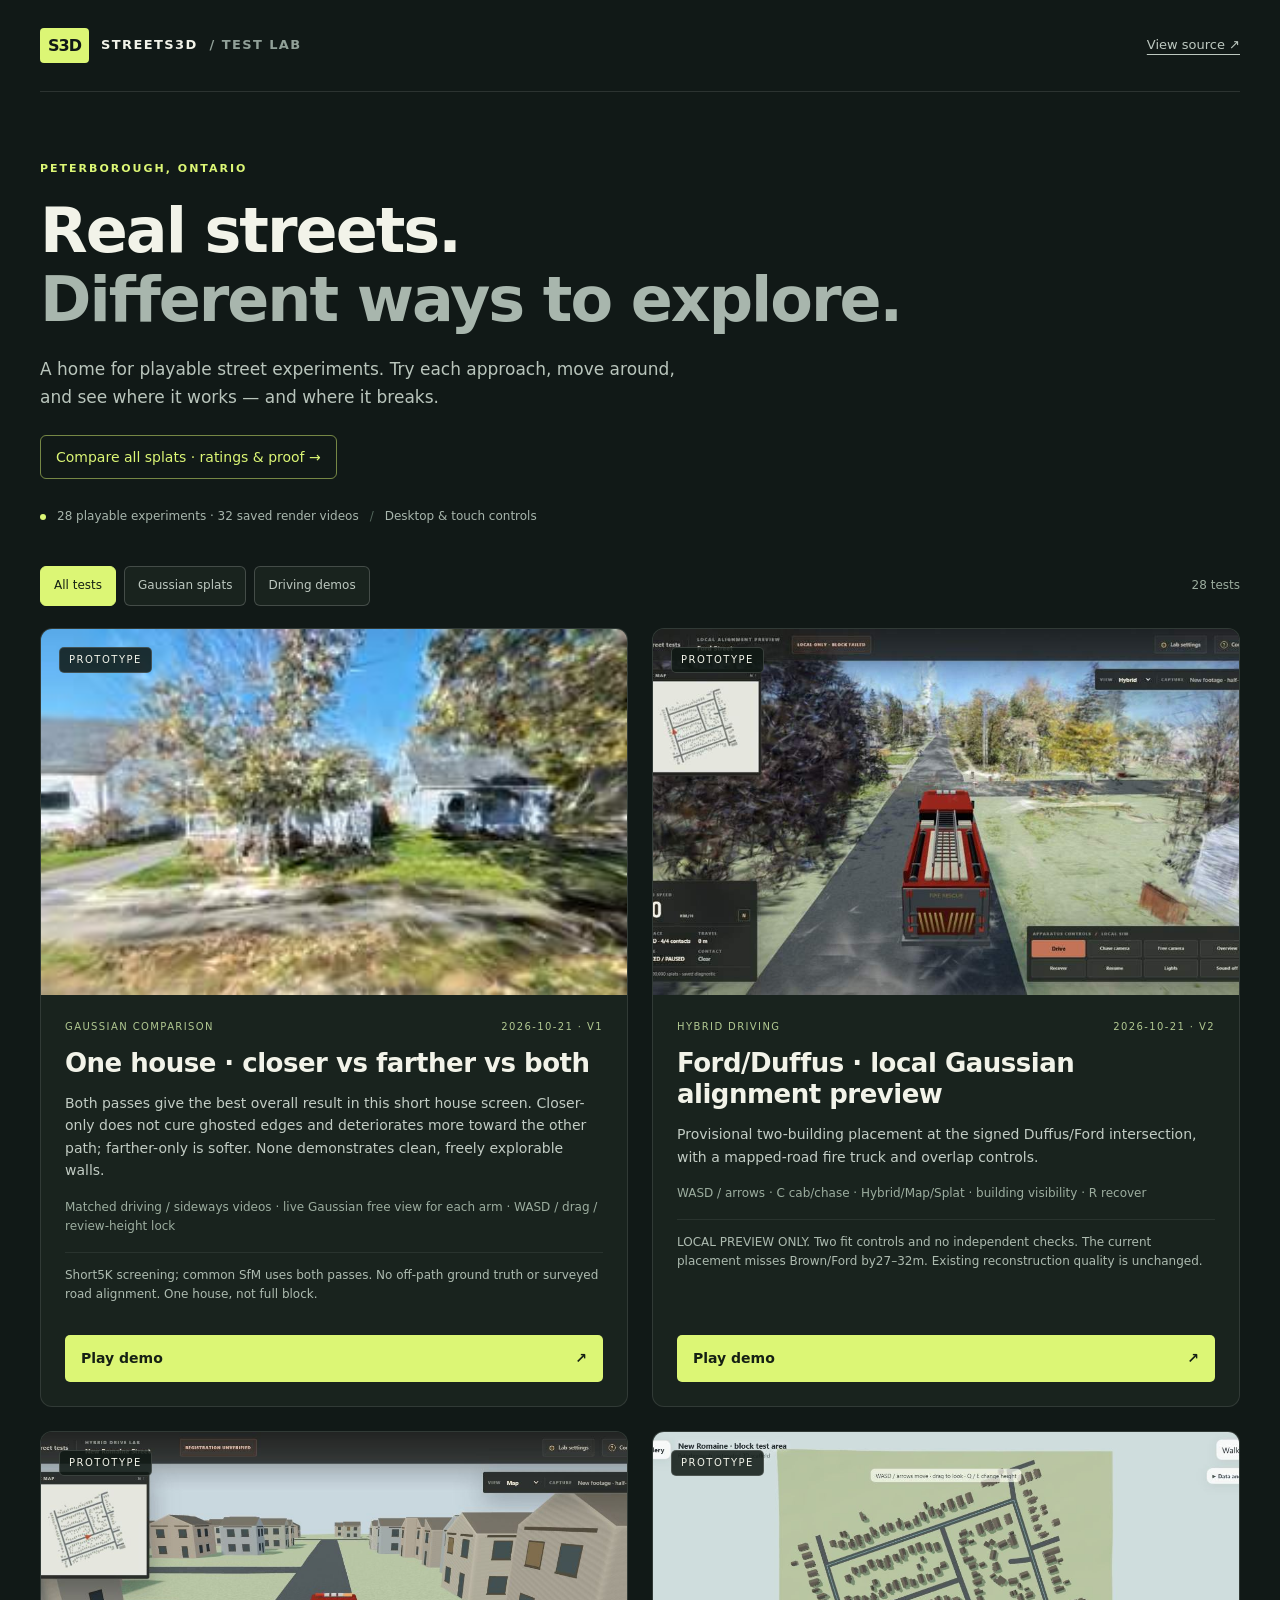
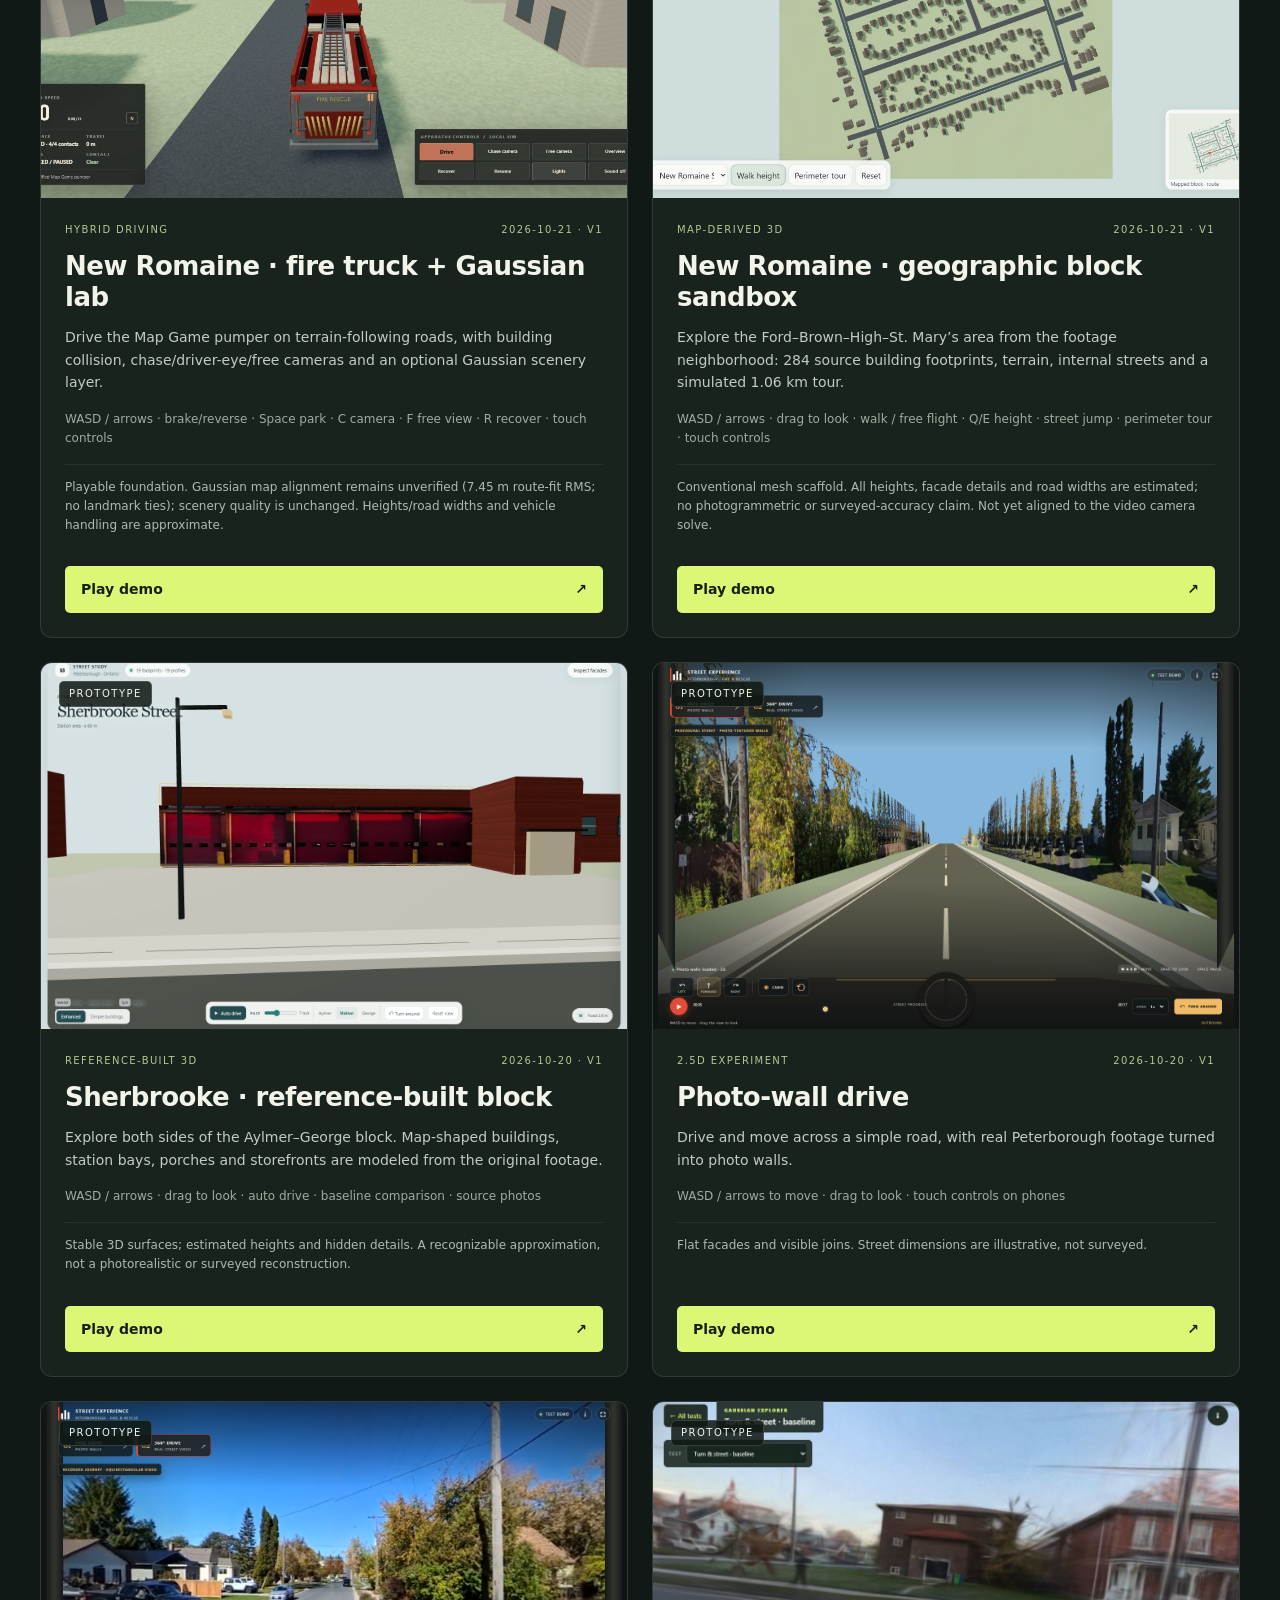
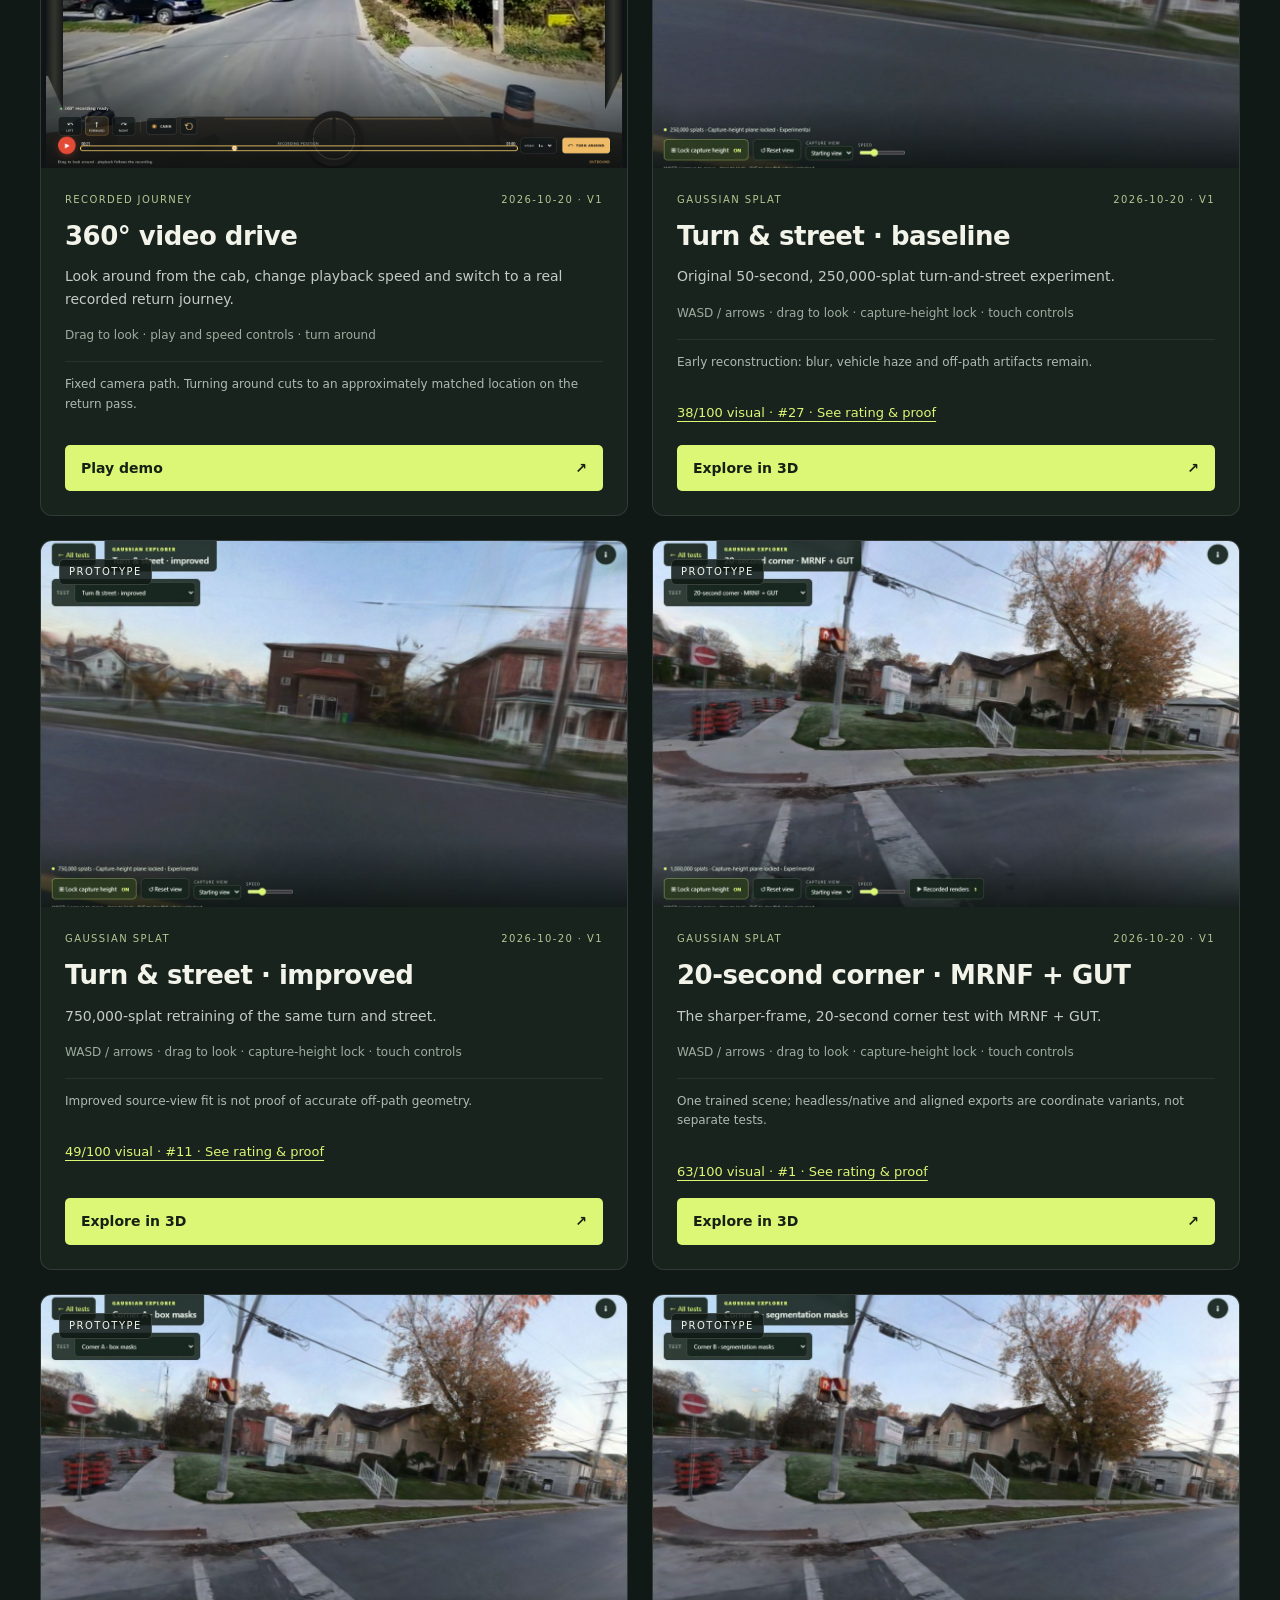
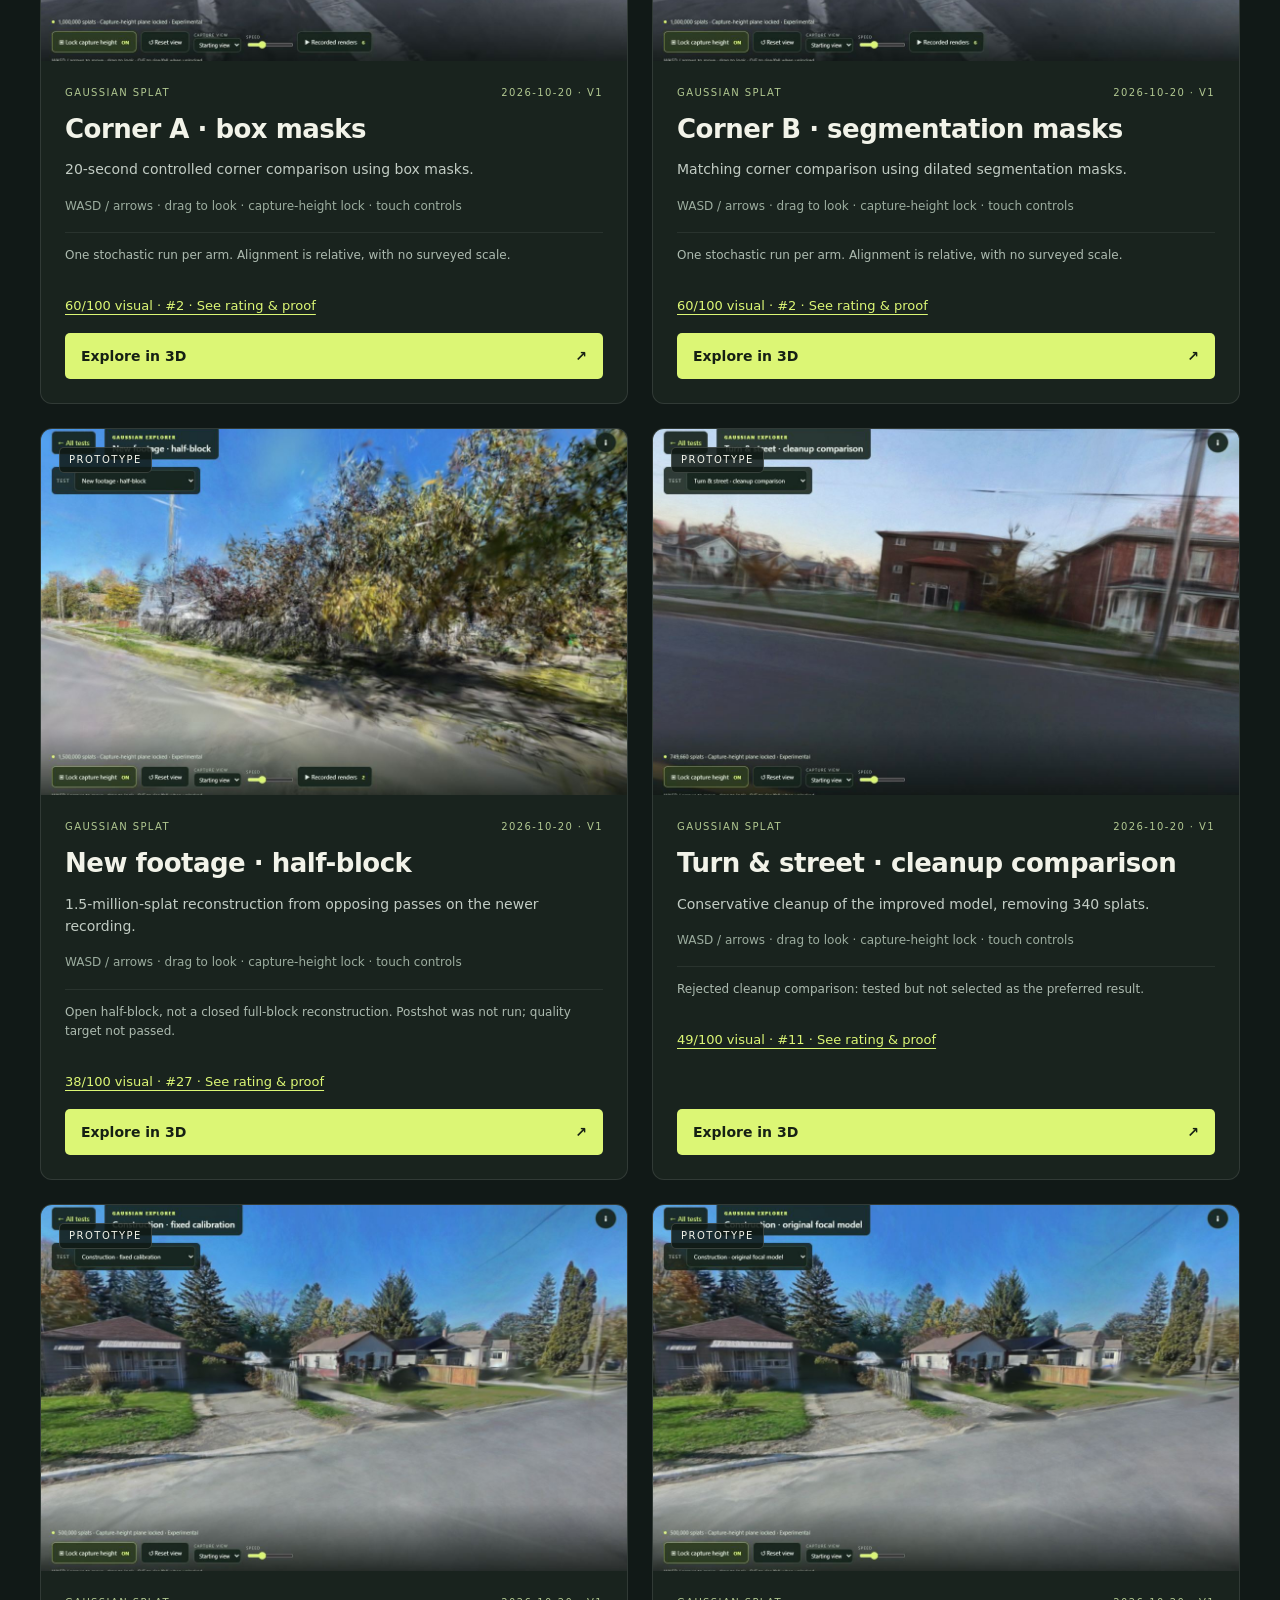
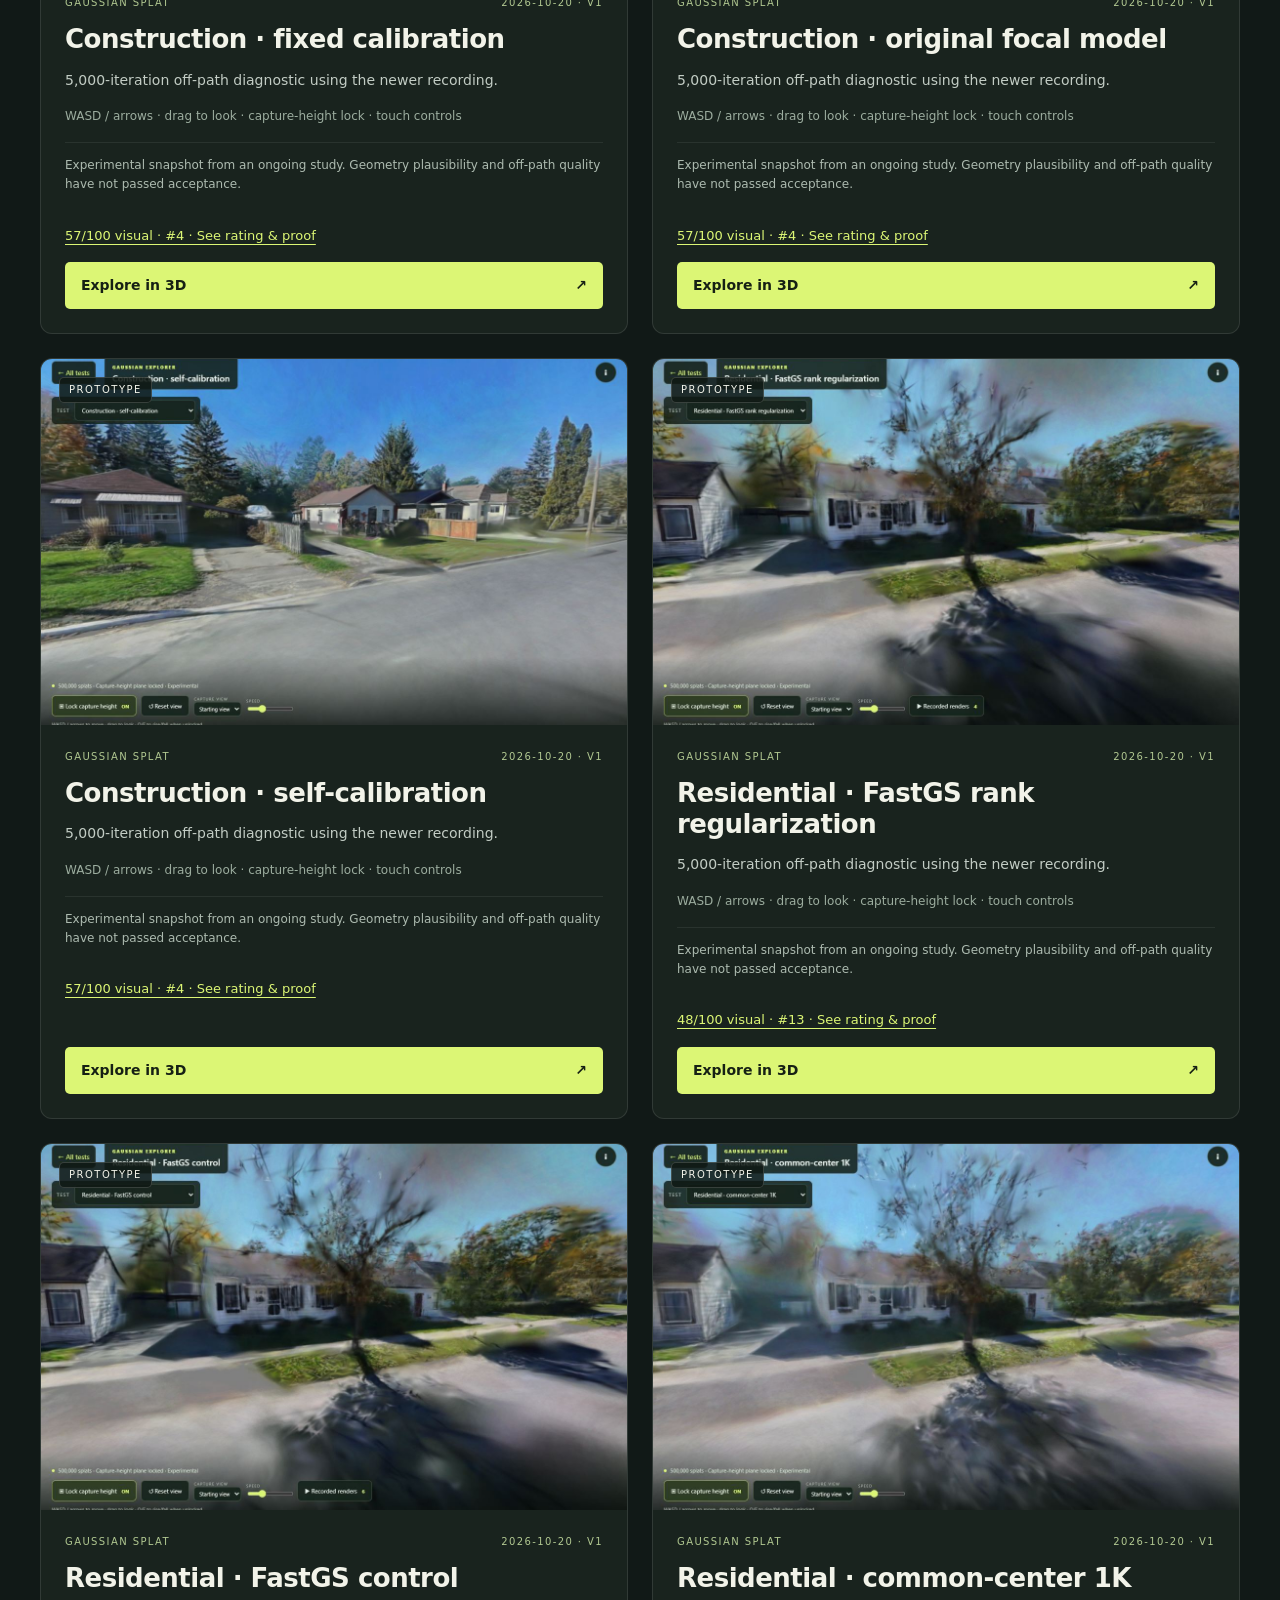
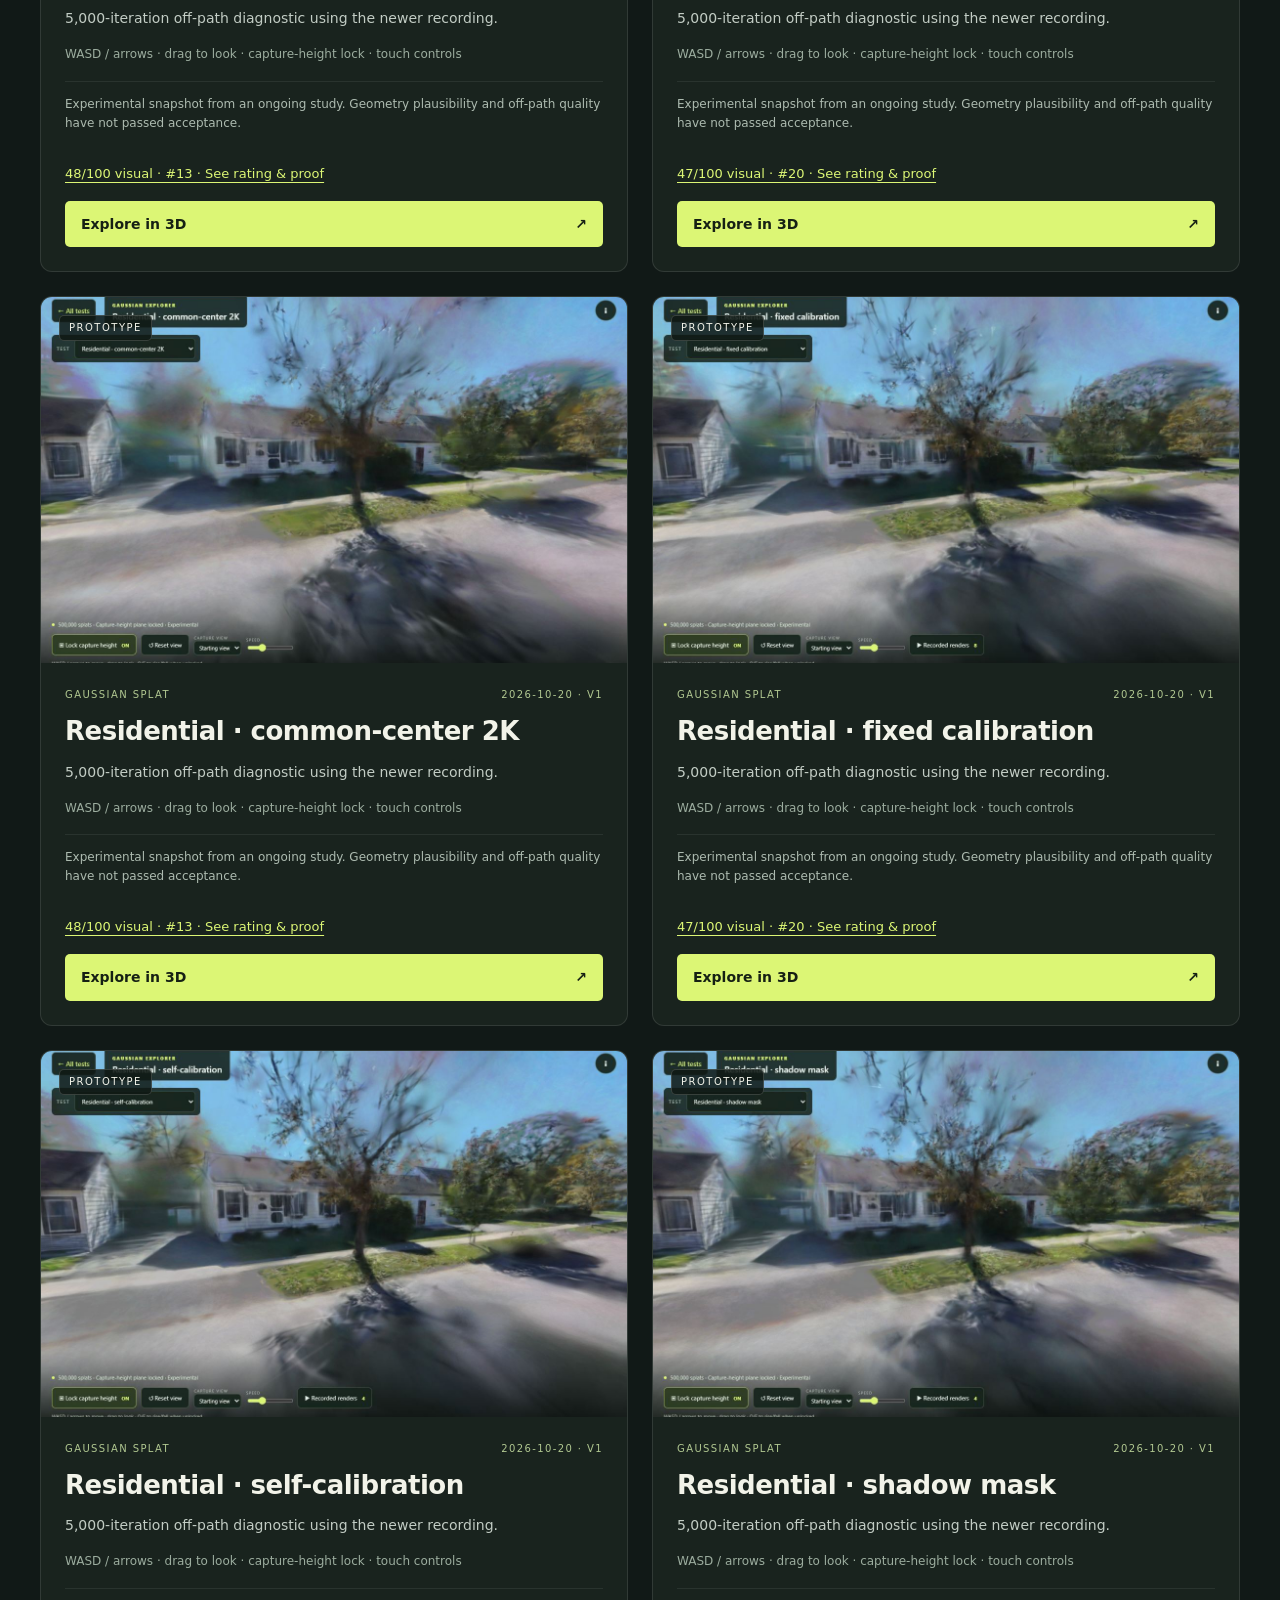
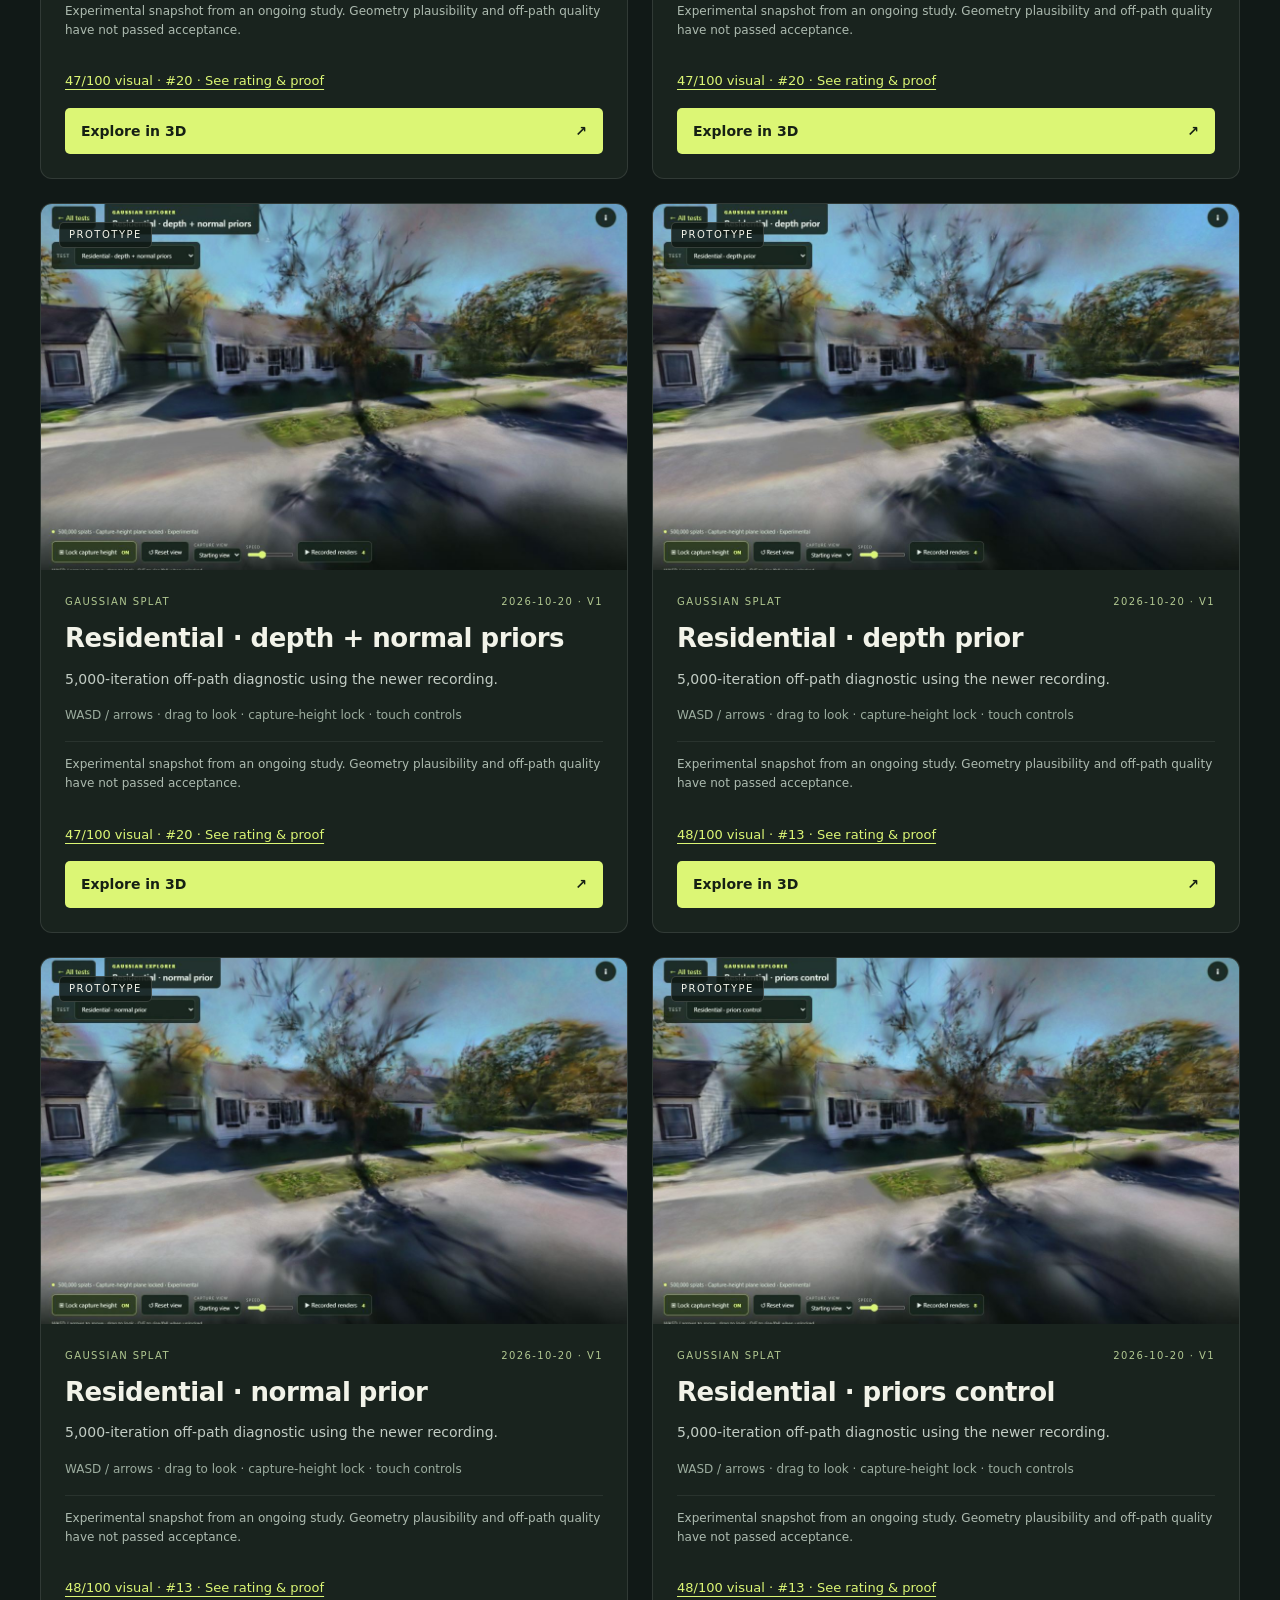
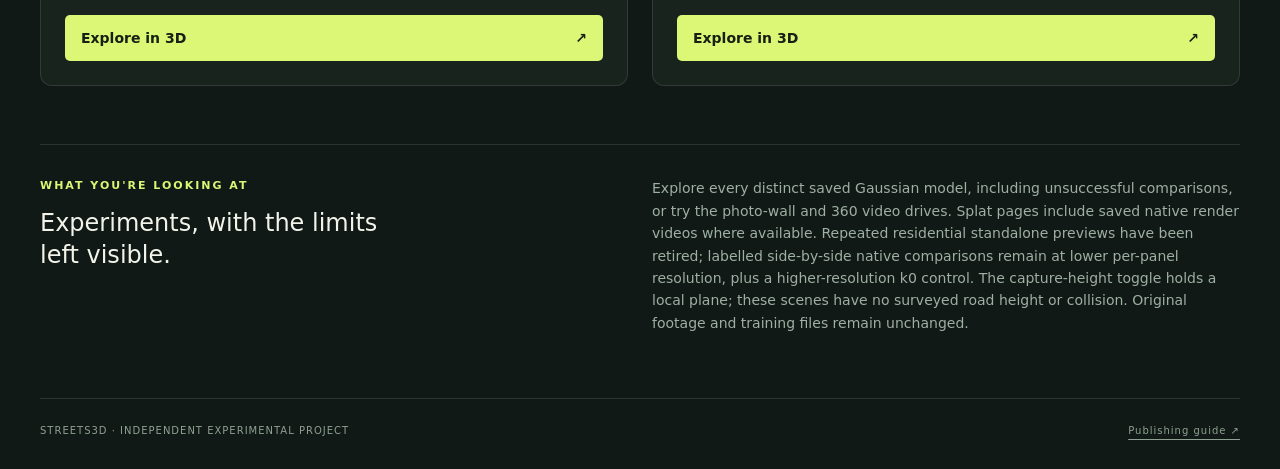
<file: site/index.html>
<!doctype html>
<html lang="en"><head><meta charset="utf-8"><meta name="viewport" content="width=device-width,initial-scale=1"><meta name="theme-color" content="#111917"><meta name="description" content="Playable Peterborough street experiments: photo walls, 360 video, and interactive Gaussian splat tests."><title>Streets3D · Test Lab</title><link rel="stylesheet" href="gallery.css"></head>
<body><header class="bar"><a class="wordmark" href="./"><span class="mark">S3D</span> STREETS3D <span class="muted">/ TEST LAB</span></a><a class="source" href="https://github.com/edmondsonedits/Streets3D-Test">View source ↗</a></header>
<main><section class="intro"><p class="eyebrow">PETERBOROUGH, ONTARIO</p><h1>Real streets.<br><span>Different ways to explore.</span></h1><p class="lede">A home for playable street experiments. Try each approach, move around, and see where it works — and where it breaks.</p><p class="rankings-callout"><a href="rankings.html">Compare all splats · ratings &amp; proof →</a></p><div class="summary"><span class="dot"></span><span id="testCount">Loading experiments…</span><span class="separator">/</span><span>Desktop & touch controls</span></div></section>
<nav class="filters" aria-label="Filter experiments"><button data-filter="all" aria-pressed="true">All tests</button><button data-filter="splats" aria-pressed="false">Gaussian splats</button><button data-filter="driving" aria-pressed="false">Driving demos</button><span id="filterCount"></span></nav>
<section aria-label="Playable experiments" id="gallery" class="gallery" aria-live="polite"></section><noscript><p>JavaScript loads the experiment gallery. <a href="demos/street-alternatives-v1/">Open the two-demo comparison directly.</a></p></noscript>
<section class="notes"><div><p class="eyebrow">WHAT YOU'RE LOOKING AT</p><h2>Experiments, with the limits left visible.</h2></div><p>Explore every distinct saved Gaussian model, including unsuccessful comparisons, or try the photo-wall and 360 video drives. Splat pages include saved native render videos where available. Repeated residential standalone previews have been retired; labelled side-by-side native comparisons remain at lower per-panel resolution, plus a higher-resolution k0 control. The capture-height toggle holds a local plane; these scenes have no surveyed road height or collision. Original footage and training files remain unchanged.</p></section></main>
<footer><span>STREETS3D · INDEPENDENT EXPERIMENTAL PROJECT</span><a href="https://github.com/edmondsonedits/Streets3D-Test#adding-future-tests">Publishing guide ↗</a></footer><script type="module" src="gallery.js"></script></body></html>
</file>
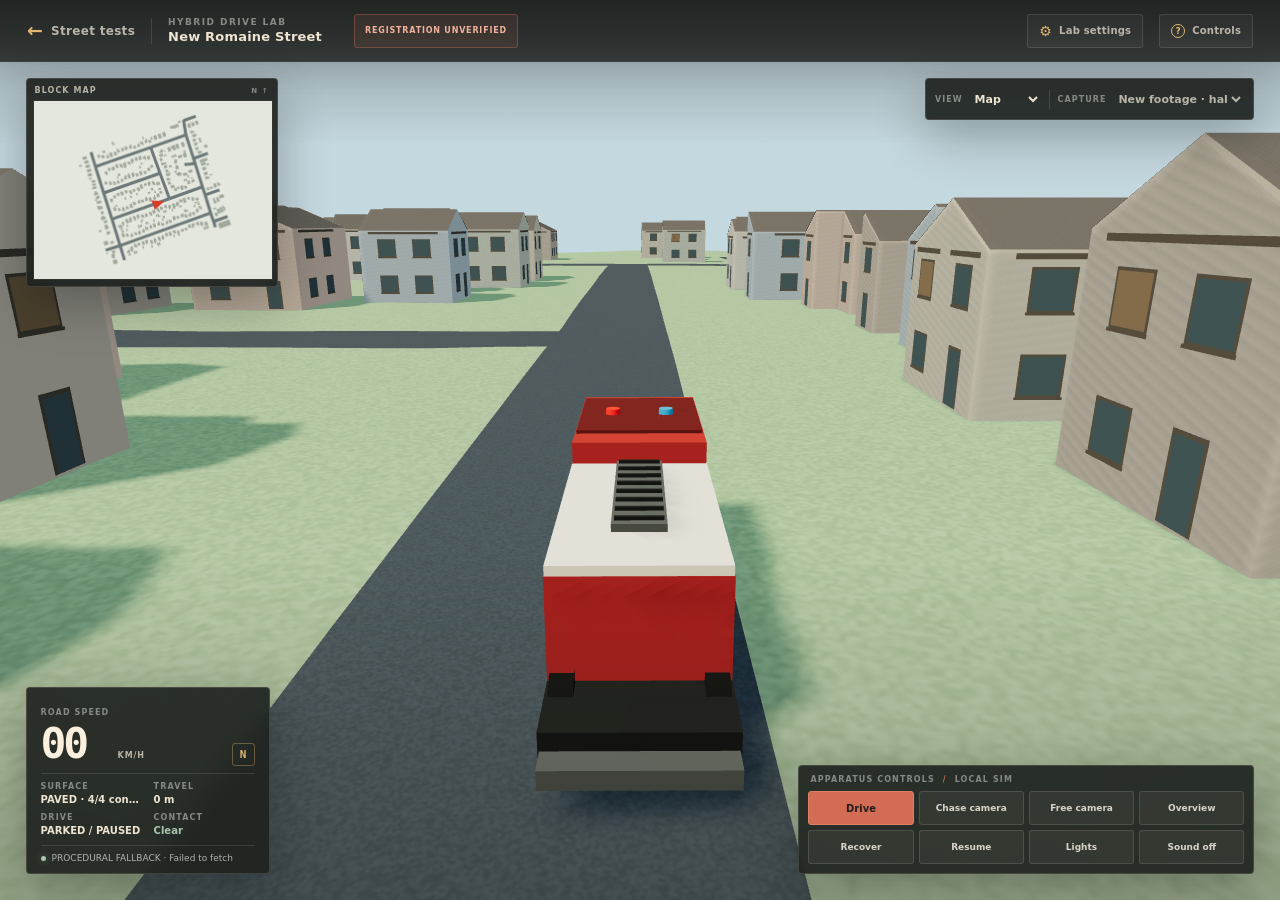
<file: site/demos/hybrid-fire-drive-v1/index.html>
<!doctype html>
<html lang="en">
<head>
  <meta charset="utf-8">
  <meta name="viewport" content="width=device-width, initial-scale=1, viewport-fit=cover">
  <meta name="theme-color" content="#242624">
  <meta name="description" content="A map-led fire-apparatus driving and Gaussian alignment lab for New Romaine Street.">
  <title>Hybrid Fire Drive — Streets3D Lab</title>
  <link rel="stylesheet" href="./styles.css">
  <script type="importmap">{ "imports": { "three": "../street-alternatives-v1/vendor/three.module.js", "three/addons/": "../splat-explorer-v1/vendor/three/addons/" } }</script>
  <script type="module" src="./app.js"></script>
</head>
<body>
  <header class="topbar" aria-label="Street driving lab">
    <a class="back-link" href="../../index.html"><span class="back-arrow" aria-hidden="true">←</span><span>Street tests</span></a>
    <span class="top-divider" aria-hidden="true"></span>
    <div class="route-title"><span class="eyebrow">HYBRID DRIVE LAB</span><strong id="streetName" aria-live="polite">New Romaine Street</strong></div>
    <span id="alignmentBadge" class="alignment-badge" role="status"><span>GAUSSIAN ALIGNMENT <i aria-hidden="true"></i> EXPERIMENTAL</span><small>7.45 M ROUTE FIT · NOT VERIFIED</small></span>
    <div class="topbar-spacer"></div>
    <button id="settings" class="top-action" type="button" aria-haspopup="dialog"><span class="action-glyph" aria-hidden="true">⚙</span><span>Lab settings</span></button>
    <button id="help" class="top-action help-action" type="button" aria-haspopup="dialog"><span class="action-glyph help-glyph" aria-hidden="true">?</span><span>Controls</span></button>
  </header>

  <main class="lab-stage">
    <div id="viewport" class="viewport" tabindex="0" role="application" aria-label="Interactive fire truck driving scene">
      <div class="world-vignette" aria-hidden="true"></div>
      <div id="loadingOverlay" class="loading-overlay" role="status" aria-live="polite">
        <span class="loading-mark" aria-hidden="true"><span></span><span></span><span></span></span>
        <div><strong id="loadText">Setting the street</strong><p id="loadDetail">Loading the mapped road surface and apparatus.</p><button id="retryStart" type="button" hidden>Reload driving lab</button></div>
      </div>

      <section class="scene-switcher hud-surface" aria-label="Scene view">
        <label class="select-label" for="sceneMode">VIEW</label>
        <select id="sceneMode" aria-label="Scene view"><option value="map" selected>Map</option><option value="hybrid">Hybrid</option><option value="splat">Splat</option></select>
        <span class="switcher-rule" aria-hidden="true"></span>
        <label class="select-label splat-label" for="splatSelect">CAPTURE</label>
        <select id="splatSelect" aria-label="Gaussian capture"><option value="">Choose a capture…</option></select>
      </section>

      <section class="minimap-panel hud-surface" aria-label="Block minimap"><div class="minimap-title"><span>BLOCK MAP</span><span class="minimap-caption">N ↑</span></div><canvas id="minimap" width="240" height="180" aria-label="Map of the nearby streets"></canvas></section>

      <section class="speed-panel hud-surface" aria-label="Driving status">
        <div class="speed-readout"><span class="speed-caption">ROAD SPEED</span><div class="speed-line"><strong id="speed">00</strong><span class="speed-unit">KM/H</span><span class="gear-chip" id="gear">N</span></div></div>
        <div class="speed-divider" aria-hidden="true"></div>
        <div class="status-grid">
          <div class="status-item"><span class="status-label">SURFACE</span><strong id="surface">Road</strong></div>
          <div class="status-item"><span class="status-label">TRAVEL</span><strong id="distance">0 m</strong></div>
          <div class="status-item"><span class="status-label">DRIVE</span><strong id="driveState">Ready</strong></div>
          <div class="status-item"><span class="status-label">CONTACT</span><strong id="collisionStatus" class="status-clear">Clear</strong></div>
        </div>
        <div class="model-status-row"><span class="status-dot" aria-hidden="true"></span><span id="modelStatus">Map block ready</span></div>
      </section>

      <section class="action-dock hud-surface" aria-label="Driving and camera controls">
        <span class="dock-kicker">APPARATUS CONTROLS <span aria-hidden="true">/</span> LOCAL SIM</span>
        <div class="action-grid">
          <button id="startDrive" class="drive-button" type="button"><span class="play-glyph" aria-hidden="true">▶</span>Drive</button>
          <button id="cameraMode" type="button">Chase camera</button>
          <button id="freeView" type="button">Free camera</button>
          <button id="mapOverview" type="button">Overview</button>
          <button id="resetTruck" type="button">Recover</button>
          <button id="pause" type="button">Pause</button>
          <button id="lights" type="button">Lights</button>
          <button id="audio" type="button">Sound off</button>
        </div>
      </section>

      <div id="touchDrive" class="touch-drive" aria-label="Touch driving controls" hidden>
        <div class="touch-steering" aria-label="Steering"><button type="button" data-action="left" aria-label="Steer left">◀</button><button type="button" data-action="right" aria-label="Steer right">▶</button></div>
        <div class="touch-pedals" aria-label="Pedals">
          <button type="button" data-action="brake" aria-label="Brake and reverse"><span>BRAKE</span><b>▼</b></button>
          <button type="button" data-action="throttle" aria-label="Throttle"><span>THROTTLE</span><b>▲</b></button>
          <button type="button" data-action="handbrake" aria-label="Handbrake">PARK</button>
        </div>
      </div>
      <div id="touchFlight" class="touch-flight" aria-label="Touch free-flight controls" hidden>
        <div class="flight-pad" aria-label="Move view"><button type="button" data-action="flyForward" aria-label="Move forward">▲</button><button type="button" data-action="flyLeft" aria-label="Move left">◀</button><button type="button" data-action="flyBack" aria-label="Move backward">▼</button><button type="button" data-action="flyRight" aria-label="Move right">▶</button></div>
        <div class="flight-height"><button type="button" data-action="flyUp" aria-label="Rise">＋</button><span>ALT</span><button type="button" data-action="flyDown" aria-label="Descend">−</button></div>
      </div>
    </div>
  </main>

  <dialog id="panel" class="lab-dialog" aria-labelledby="panelTitle">
    <form method="dialog" class="dialog-shell">
      <header class="dialog-header"><div><span class="eyebrow">FIELD CONFIGURATION</span><h1 id="panelTitle">Lab settings</h1></div><button id="closePanel" class="close-button" type="button" aria-label="Close settings">×</button></header>
      <div class="dialog-content">
        <details class="settings-group" open>
          <summary><span>Scene &amp; graphics</span><span class="summary-note">LIVE VIEW</span></summary>
          <div class="settings-fields">
            <label class="field-row" for="roadStart"><span><b>Recover to street</b><small>Choose a safe start along a mapped road.</small></span><select id="roadStart"><option value="">Nearest safe street…</option></select></label>
            <label class="field-row" for="quality"><span><b>Render quality</b><small>Adjust scene detail for your device.</small></span><select id="quality"><option value="low">Low</option><option value="medium" selected>Medium</option><option value="high">High</option></select></label>
            <label class="field-row range-row" for="opacity"><span><b>Capture opacity</b><small>Blend Gaussian scenery over the map.</small></span><input id="opacity" type="range" min="0" max="1" step="0.01" value="0.8"></label>
            <label class="check-row" for="mapBuildings"><span><b>Map buildings</b><small>Rendering only; mapped collision remains active.</small></span><input id="mapBuildings" type="checkbox" checked></label>
            <label class="check-row" for="routeLine"><span><b>Route line</b><small>Show the street path in the scene.</small></span><input id="routeLine" type="checkbox"></label>
            <label class="check-row" for="showSourcePath"><span><b>Source camera path</b><small>Show the recorded capture route.</small></span><input id="showSourcePath" type="checkbox"></label>
            <div class="field-row diagnostics-row"><span><b>Frame rate</b><small>Local render diagnostic.</small></span><output id="fps">— FPS</output></div><div class="field-row"><span><b>Truck asset</b><small>Verified pinned model or clearly labelled offline fallback.</small></span><output id="vehicleStatus">Loading</output></div>
          </div>
        </details>
        <details class="settings-group registration-group">
          <summary><span>Registration</span><span class="summary-note">PREVIEW ONLY</span></summary>
          <div class="registration-notes">
            <p><b>Roads and building footprints remain the collision authority.</b> Gaussian scenery changes appearance only; it never sets vehicle physics.</p>
            <p><span id="routeFitStatus">The half-block route suggestion has 7.45 m RMS residual and no independent landmark ties.</span> Alignment stays unverified until reviewed. Apparatus envelope is estimated at <strong>10.4 × 2.55 m</strong>.</p>
            <div class="source-links"><a href="../new-romaine-block-v1/provenance.json" target="_blank" rel="noreferrer">Map provenance ↗</a><a href="./provenance.json" target="_blank" rel="noreferrer">Capture notes ↗</a></div>
          </div>
          <div class="transform-grid">
            <label for="regScale">Uniform scale<input id="regScale" type="number" min="0.0001" max="10000" step="0.001" value="1"></label>
            <label for="regYaw">Yaw · degrees<input id="regYaw" type="number" step="0.1" value="0"></label>
            <label for="regX">Offset X · m<input id="regX" type="number" step="0.1" value="0"></label>
            <label for="regY">Offset Y · m<input id="regY" type="number" step="0.1" value="0"></label>
            <label for="regZ">Offset Z · m<input id="regZ" type="number" step="0.1" value="0"></label>
          </div>
          <div class="registration-actions">
            <button id="applyTransform" type="button" class="accent-outline">Apply transform</button><button id="resetTransform" type="button">Reset</button>
            <button id="splatView" type="button">Inspect source capture</button><button id="pickSource" type="button">Pick splat ground point</button>
            <button id="pickMap" type="button">Pick map ground point</button><button id="fitRegistration" type="button">Fit registration</button>
            <button id="exportRegistration" type="button">Export JSON</button><label class="file-button" for="importRegistration">Import JSON<input id="importRegistration" type="file" accept="application/json,.json"></label>
          </div>
          <label class="pairs-label" for="pairs">Landmark pairs <span>labeled control / check pairs</span></label>
          <textarea id="pairs" rows="5" spellcheck="false" aria-describedby="pairsHint">[]</textarea>
          <small id="pairsHint" class="field-hint">Use matching ground controls only (road or ground corners), never facade/roof-to-ground pairs. Keep independent checks separate. Building heights are estimated.</small>
          <pre id="registrationReport" class="registration-report" role="status" aria-live="polite">Registration not verified. Add labeled landmark pairs and inspect independent checks.</pre>
        </details>
      </div>
    </form>
  </dialog>

  <dialog id="controls" class="lab-dialog controls-dialog" aria-labelledby="controlsTitle">
    <form method="dialog" class="dialog-shell">
      <header class="dialog-header"><div><span class="eyebrow">DRIVER REFERENCE</span><h1 id="controlsTitle">Controls</h1></div><button id="closeControls" class="close-button" type="button" aria-label="Close controls">×</button></header>
      <div class="dialog-content control-reference">
        <p class="dialog-lead">A quiet street to practise with the map as the physical scaffold. Camera motion is separate from truck motion.</p>
        <div class="key-list">
          <div><kbd>W</kbd><span>Throttle</span></div><div><kbd>S</kbd><span>Brake · hold to reverse</span></div>
          <div><kbd>A</kbd><kbd>D</kbd><span>Steer left · right</span></div><div><kbd>Space</kbd><span>Handbrake</span></div>
          <div><kbd>C</kbd><span>Cycle camera</span></div><div><kbd>F</kbd><span>Free camera</span></div>
          <div><kbd>V</kbd><span>Overview</span></div><div><kbd>R</kbd><span>Recover truck</span></div>
          <div><kbd>P</kbd><span>Pause · resume</span></div><div><kbd>L</kbd><span>Emergency lights</span></div>
          <div><kbd>E</kbd><kbd>Q</kbd><span>Rise · descend in free view</span></div>
        </div>
        <p class="look-note"><span class="drag-icon" aria-hidden="true">↗</span>Drag in the scene to look around. Touch controls and gamepads are available on supported devices.</p>
        <p class="small-print">Mapped roads, terrain and building footprints govern movement. Gaussian captures are visual references and may not align with the map.</p>
      </div>
    </form>
  </dialog>
</body>
</html>
</file>
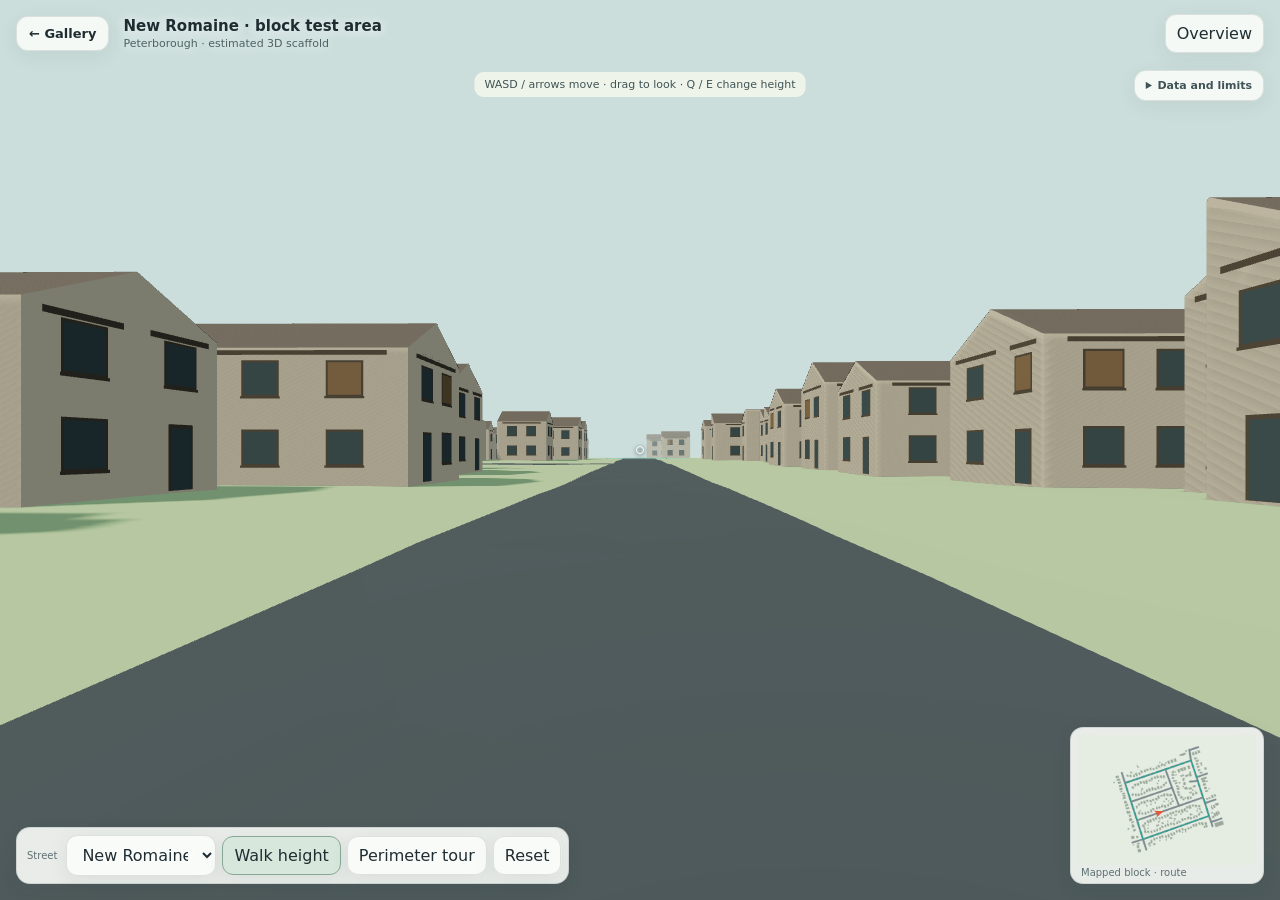
<file: site/demos/new-romaine-block-v1/index.html>
<!doctype html>
<html lang="en">
<head>
  <meta charset="utf-8">
  <meta name="viewport" content="width=device-width, initial-scale=1, maximum-scale=1, user-scalable=no">
  <meta name="theme-color" content="#d9e4e2">
  <title>New Romaine Street · Block walk</title>
  <link rel="stylesheet" href="styles.css">
</head>
<body>
  <main id="stage" aria-label="Interactive geographic street block viewer">
    <div id="loading" role="status">Loading mapped block…</div>
    <section class="topbar">
      <a class="back" href="../../index.html" aria-label="Back to gallery">← Gallery</a>
      <div class="title"><strong id="block-title">New Romaine Street</strong><span id="place-label">Peterborough · estimated 3D scaffold</span></div>
      <button id="overview" type="button" title="Show overhead overview">Overview</button>
    </section>
    <div class="crosshair" aria-hidden="true"></div>
    <div class="hint" id="hint">WASD / arrows move · drag to look · Q / E change height</div>
    <section class="tools" aria-label="View controls">
      <label class="select-label" for="street-select">Street</label>
      <select id="street-select" aria-label="Jump to street"></select>
      <button id="height-lock" type="button" aria-pressed="true">Walk height</button>
      <button id="tour" type="button" aria-pressed="false">Perimeter tour</button>
      <button id="reset" type="button">Reset</button>
    </section>
    <section class="map-card" aria-label="Block minimap">
      <canvas id="minimap" width="240" height="180"></canvas>
      <span id="map-caption">Mapped block · route</span>
    </section>
    <nav class="touch-pad" aria-label="Touch movement controls">
      <button data-move="forward" aria-label="Move forward">▲</button>
      <button data-move="left" aria-label="Move left">◀</button>
      <button data-move="back" aria-label="Move backward">▼</button>
      <button data-move="right" aria-label="Move right">▶</button>
    </nav>
    <div class="flight-controls" id="flight-controls" aria-label="Touch height controls" hidden>
      <button data-height="up" aria-label="Gain flight height">＋</button>
      <button data-height="down" aria-label="Lower flight height">−</button>
    </div>
    <div class="webgl-error" id="error" role="alert" hidden></div>
    <details class="notes">
      <summary>Data and limits</summary>
      <p>Roads and building outlines are derived from OpenStreetMap contributors. Terrain uses Ontario digital terrain data. Building heights and roof forms are approximate. Window and door positions are generic, inferred facade details, not observations or photograph-based reconstruction. This block view is for exploration, not survey or dispatch use.</p>
      <p><a href="map-extract.geojson" download>Download map extract</a> · <a href="provenance.json">Provenance</a> · <a href="LICENSE.txt">Code licence</a></p>
      <p>Map data © OpenStreetMap contributors · Ontario DTM</p>
      <p><a href="https://www.openstreetmap.org/copyright" target="_blank" rel="noreferrer">OpenStreetMap attribution</a> · <a href="https://www.ontario.ca/page/open-government-licence-ontario" target="_blank" rel="noreferrer">Ontario Open Government Licence</a></p>
    </details>
  </main>
  <script type="module" src="app.js"></script>
</body>
</html>
</file>
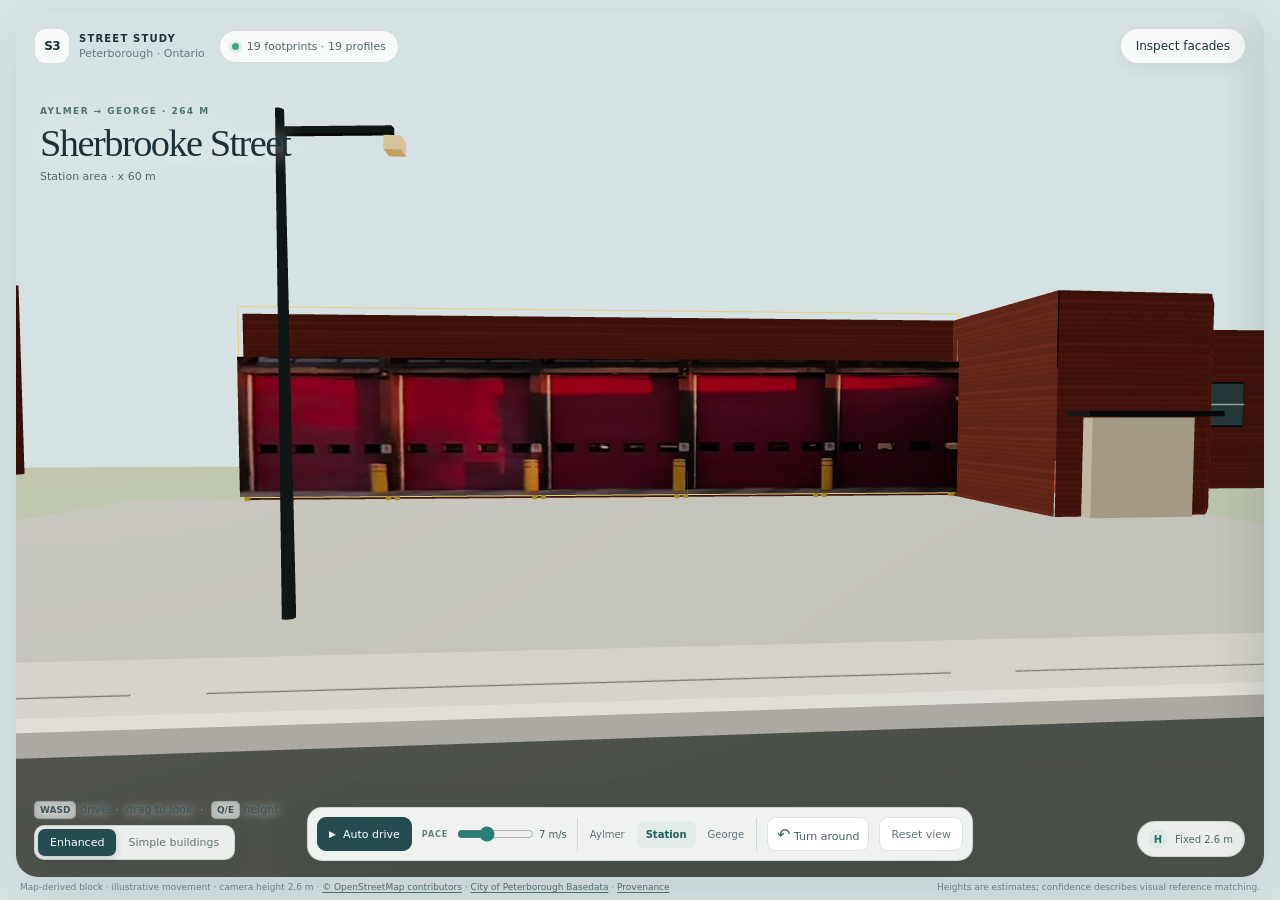
<file: site/demos/sherbrooke-reference-v1/index.html>
<!doctype html>
<html lang="en">
<head>
  <meta charset="utf-8">
  <meta name="viewport" content="width=device-width, initial-scale=1, viewport-fit=cover">
  <meta name="theme-color" content="#d9e4e6">
  <meta name="description" content="A playable, map-shaped 3D reference block on Sherbrooke Street in Peterborough, Ontario.">
  <title>Sherbrooke Street · Reference Block</title>
  <link rel="stylesheet" href="./styles.css">
</head>
<body>
  <main class="experience" aria-label="Sherbrooke Street driving reference demo">
    <div id="stage" class="stage">
      <canvas id="view" aria-label="Three-dimensional Sherbrooke Street scene"></canvas>
      <div class="topbar">
        <a class="brand" href="../../" aria-label="Back to Streets3D tests"><span class="brand-mark">S3</span><span><b>STREET STUDY</b><small>Peterborough · Ontario</small></span></a>
        <div class="status-chip"><i></i><span id="loadStatus">Building the block</span></div>
        <button id="inspectToggle" class="icon-button" type="button" aria-expanded="false" aria-controls="inspector">Inspect facades</button>
      </div>
      <div class="scene-label"><span class="eyebrow">AYLMER → GEORGE · 264 M</span><strong>Sherbrooke Street</strong><span id="locationLabel">Station reference · x 60 m</span></div>
      <div class="bottom-left">
        <div class="controls-hint"><kbd>WASD</kbd> drive <span>·</span> drag to look <span>·</span> <kbd>Q/E</kbd> height</div>
        <div class="mode-switch" role="group" aria-label="Building detail view"><button id="enhancedMode" type="button" class="active">Enhanced</button><button id="baselineMode" type="button" aria-description="Plain footprint massing; not an exact copy of the production simulator.">Simple buildings</button></div>
      </div>
      <div class="drive-panel" aria-label="Drive controls">
        <button id="autorun" class="run-button" type="button" aria-pressed="false"><span class="play-icon">▶</span><span>Auto drive</span></button>
        <label class="speed-control"><span>PACE</span><input id="speed" type="range" min="2" max="16" step="1" value="7" aria-label="Driving speed"><output id="speedValue" for="speed">7 m/s</output></label>
        <div class="quick-views" role="group" aria-label="Viewpoint"><button type="button" data-jump="aylmer">Aylmer</button><button type="button" data-jump="station" class="selected">Station</button><button type="button" data-jump="george">George</button></div>
        <button id="turnaround" class="turn-button" type="button" title="Turn around">↶ <span>Turn around</span></button>
        <button id="reset" class="reset-button" type="button" title="Reset view">Reset view</button>
      </div>
      <div class="touch-drive" aria-label="Touch driving controls">
        <button type="button" data-move="forward" aria-label="Drive forward">▲</button>
        <div><button type="button" data-move="left" aria-label="Move left">◀</button><button type="button" data-move="back" aria-label="Reverse">▼</button><button type="button" data-move="right" aria-label="Move right">▶</button></div>
      </div>
      <button id="heightToggle" class="height-toggle" type="button" aria-pressed="true" title="Toggle fixed camera height"><span>H</span> Fixed 2.6 m</button>
      <div id="toast" class="toast" role="status" aria-live="polite"></div>
      <aside id="inspector" class="inspector" aria-label="Facade reference inspector" inert>
        <div class="inspector-head"><div><span class="eyebrow">REFERENCE INDEX</span><h2>Facade notes</h2></div><button id="closeInspector" class="close-button" type="button" aria-label="Close inspector">×</button></div>
        <label class="building-select"><span>BUILDING</span><select id="buildingSelect" aria-label="Select a building"></select></label>
        <div class="profile-title"><h3 id="profileName">Loading building profile…</h3><span id="confidence" class="confidence">—</span></div>
        <p id="profileSummary" class="profile-summary">Appearance estimates and original source references.</p>
        <figure id="referenceFigure" class="reference-figure"><div class="photo-frame"><img id="referenceImage" alt="Original facade reference photograph" hidden><div id="noPhoto" class="no-photo">No source photograph for this building.</div></div><figcaption id="referenceCaption">Original photograph, when supplied</figcaption></figure>
        <div class="inspector-meta"><span id="buildingId"></span><span id="buildingHeight"></span></div>
        <p class="disclaimer">Footprints follow source map polygons. Heights are estimates; confidence describes visual reference matching.</p>
      </aside>
      <div id="errorPanel" class="error-panel" hidden><strong>The street scene could not load.</strong><span id="errorText">Try refreshing the page.</span></div>
    </div>
    <footer class="footer-note"><span>Map-derived block · illustrative movement · camera height 2.6 m · <a href="https://www.openstreetmap.org/copyright" target="_blank" rel="noopener">© OpenStreetMap contributors</a> · <a href="https://citymaps.peterborough.ca/arcgis/rest/services/Basedata/MapServer" target="_blank" rel="noopener">City of Peterborough Basedata</a> · <a href="./provenance.json">Provenance</a></span><span>Heights are estimates; confidence describes visual reference matching.</span></footer>
  </main>
  <script type="module" src="./app.js"></script>
</body>
</html>
</file>
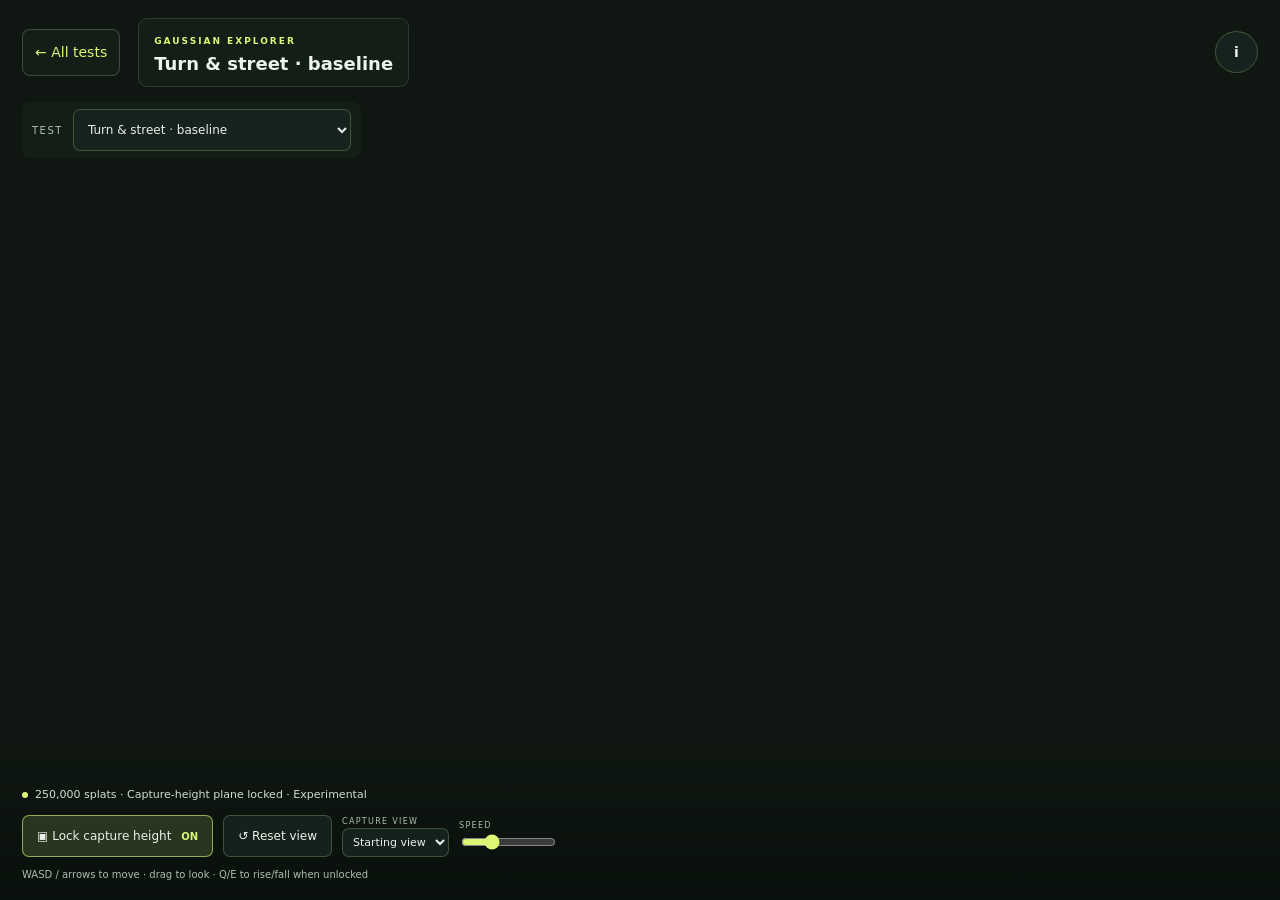
<file: site/demos/splat-explorer-v1/index.html>
<!doctype html><html lang="en"><head><meta charset="utf-8"><meta name="viewport" content="width=device-width,initial-scale=1,viewport-fit=cover"><meta name="theme-color" content="#111917"><title>Gaussian explorer · Streets3D</title><link rel="icon" href="data:,"><link rel="stylesheet" href="viewer.css"><script type="importmap">{"imports":{"three":"../street-alternatives-v1/vendor/three.module.js","three/addons/":"./vendor/three/addons/"}}</script></head><body>
<div id="viewport" aria-label="Interactive Gaussian splat"></div>
<header><a href="../../" class="back" aria-label="Back to test gallery">← <span>All tests</span></a><div class="heading"><span class="eyebrow">GAUSSIAN EXPLORER</span><h1 id="title">Loading test…</h1></div><button id="info" aria-label="About this test">i</button></header>
<div class="scene-picker"><label for="sceneSelect">TEST</label><select id="sceneSelect" aria-label="Choose Gaussian test"></select></div>
<div id="loading" role="status"><span class="spinner"></span><b id="loadText">Loading scene manifest…</b><span id="loadDetail">One model at a time. Original files stay unchanged.</span><a href="../../">Back to all tests</a></div>
<div class="bottom"><div class="status"><span class="dot"></span><span id="status">Preparing scene</span></div><div class="toolbar"><button id="heightLock" aria-pressed="true">▣ <span>Lock capture height</span><b id="lockState">ON</b></button><button id="reset">↺ <span>Reset view</span></button><label class="source"><span>CAPTURE VIEW</span><select id="poseSelect" aria-label="Choose capture view"></select></label><label class="speed"><span>SPEED</span><input id="speed" type="range" min="0.2" max="3" step="0.1" value="1" aria-label="Movement speed"></label><button id="renders" hidden>▶ <span>Recorded renders</span><b id="renderCount"></b></button></div><p class="hint" id="hint">WASD / arrows to move · drag to look · Q/E to rise/fall when unlocked</p></div>
<div class="touch-controls" aria-label="Touch movement"><button data-move="forward" aria-label="Move forward">↑</button><div><button data-move="left" aria-label="Move left">←</button><button data-move="back" aria-label="Move back">↓</button><button data-move="right" aria-label="Move right">→</button></div><div><button data-move="down" aria-label="Move down" disabled>−</button><button data-move="up" aria-label="Move up" disabled>+</button></div></div>
<dialog id="notes"><button class="close" data-close="notes" aria-label="Close information">×</button><p class="eyebrow">TEST NOTES</p><h2 id="notesTitle"></h2><p id="description"></p><p id="limitation"></p><h3>Camera-height lock</h3><p id="heightNote"></p><p>ON: move sideways and forward while staying on the selected capture-level plane. Looking up or down does not change your height. OFF: fly freely, including Q/E for vertical movement. Selecting another capture view resets the reference level. Views are kept upright for exploration; original camera roll is not reproduced.</p><p class="muted">Browser rendering: Spark 2.3.1. It may differ from LichtFeld's native GUT renderer. Web copies retain all splats and available SH bands, but compression can change fine detail. No collision or surveyed road height is implied.</p><a id="provenance" href="#">View source & conversion record ↗</a></dialog>
<dialog id="movies"><button class="close" data-close="movies" aria-label="Close recorded renders">×</button><p class="eyebrow">RECORDED NATIVE RENDERS</p><h2>Motion comparisons</h2><label for="renderSelect">Choose a saved render</label><select id="renderSelect"></select><video id="renderVideo" controls playsinline muted preload="none"></video><p id="renderNote">Compressed web copy of the saved native render. Return to the 3D explorer to move the camera yourself.</p></dialog>
<script type="module" src="viewer.js"></script></body></html>
</file>
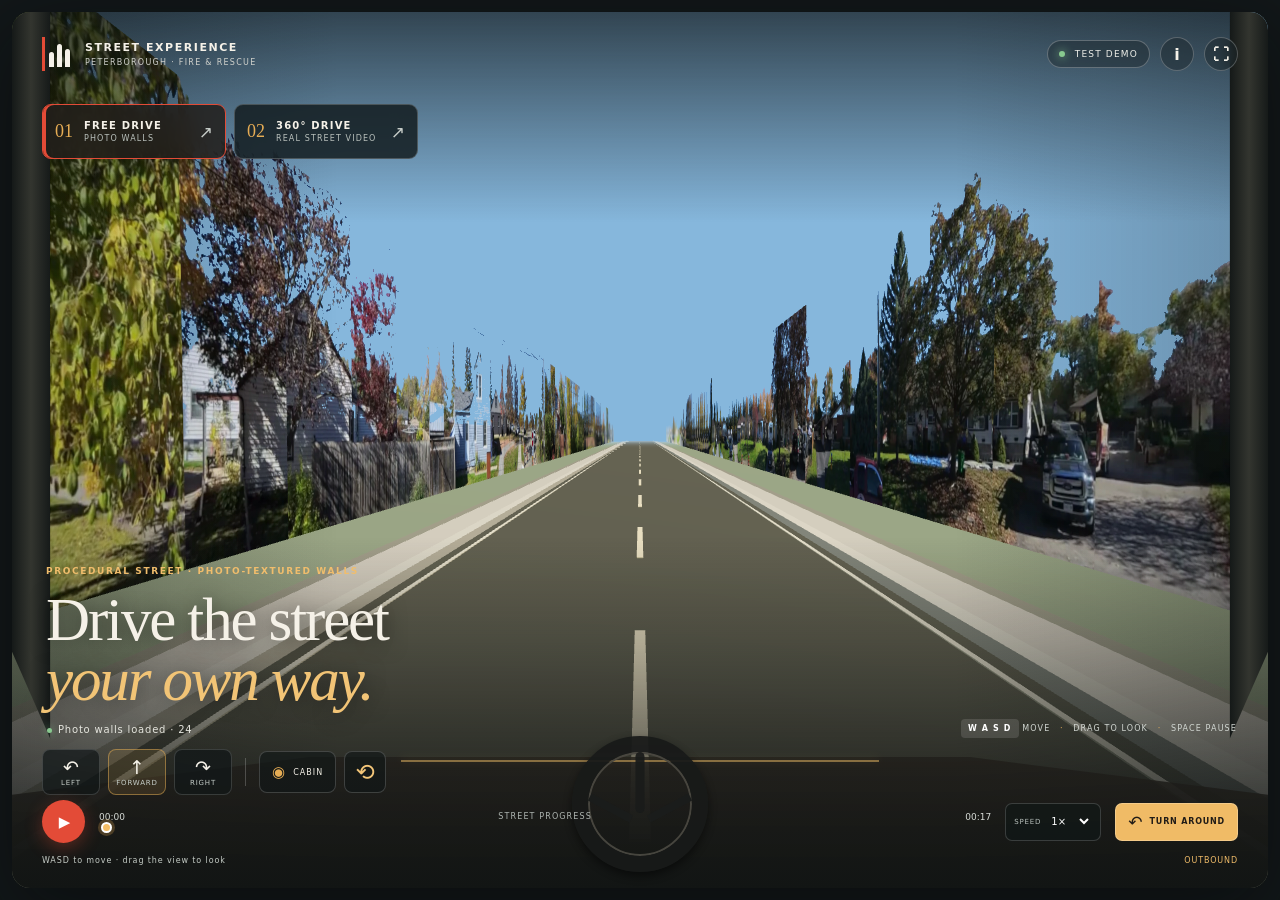
<file: site/demos/street-alternatives-v1/index.html>
<!doctype html>
<html lang="en"><head><meta charset="utf-8"><meta name="viewport" content="width=device-width,initial-scale=1,viewport-fit=cover"><meta name="theme-color" content="#121719"><title>Peterborough Streets · Fire & Rescue</title><link rel="stylesheet" href="./styles.css"></head>
<body><main class="app-shell"><section class="stage" aria-label="Street experience">
<div id="scene" class="scene" aria-label="Interactive street view"></div><div class="scene-vignette"></div>
<div id="cabin" class="cabin" aria-hidden="true"><div class="pillar pillar-left"></div><div class="pillar pillar-right"></div><div class="dash"></div><div class="dash-light"></div><div class="wheel"><span></span></div></div>
<header class="topbar"><a class="brand" href="../../" aria-label="Back to all Streets3D tests"><span class="brand-mark"><i></i><i></i><i></i></span><span class="brand-copy"><strong>STREET EXPERIENCE</strong><small>PETERBOROUGH · FIRE & RESCUE</small></span></a><div class="topbar-right"><span class="live-pill"><span></span> TEST DEMO</span><button id="infoButton" class="icon-button" aria-label="About these demos" title="About these demos">i</button><button id="fullscreenButton" class="icon-button" aria-label="Toggle fullscreen" title="Fullscreen">⛶</button></div></header>
<section class="mode-switch" aria-label="Choose street experience"><button id="roadTab" class="mode-tab active" type="button" role="tab" aria-selected="true"><span class="tab-number">01</span><span><strong>FREE DRIVE</strong><small>PHOTO WALLS</small></span><span class="tab-arrow">↗</span></button><button id="videoTab" class="mode-tab" type="button" role="tab" aria-selected="false"><span class="tab-number">02</span><span><strong>360° DRIVE</strong><small>REAL STREET VIDEO</small></span><span class="tab-arrow">↗</span></button></section>
<div class="scene-caption"><span id="sceneEyebrow">PROCEDURAL STREET · PHOTO-TEXTURED WALLS</span><h1 id="sceneTitle">Drive the street<br><em>your own way.</em></h1></div><div class="scene-meta"><span class="meta-dot"></span><span id="sceneStatus">Preparing street scene</span></div>
<aside id="infoPanel" class="info-panel" aria-label="About this prototype" hidden><button id="closeInfoButton" class="info-close" aria-label="Close information">×</button><span class="eyebrow">DEMO NOTES</span><h2>Two ways to learn a street.</h2><p id="infoSource">A comparison of free-drive photo walls and recorded 360° street video.</p><p class="constraint-note"><b>Prototype limits</b><br>Photos from your recording; simplified street geometry. Trees/cars remain baked into flat surfaces. The 360° view follows the recording and cannot steer the vehicle. Camera look and playback speed remain adjustable.</p></aside>
<div id="videoWarning" class="video-warning" role="status" hidden></div><div class="desktop-hint" id="desktopHint"><span>W A S D</span> MOVE <i>·</i> DRAG TO LOOK <i>·</i> SPACE PAUSE</div>
<div class="road-controls"><button id="lookLeft" class="look-button" aria-label="Look left">↶<small>LEFT</small></button><button id="lookForward" class="look-button selected" aria-label="Look forward">↑<small>FORWARD</small></button><button id="lookRight" class="look-button" aria-label="Look right">↷<small>RIGHT</small></button><span class="control-divider"></span><button id="cabinButton" class="toggle-button" aria-pressed="true"><span class="toggle-icon">◉</span><span>CABIN</span></button><button id="resetButton" class="round-button" aria-label="Reset view" title="Reset view">⟲</button></div>
<div class="touch-drive" aria-label="Touch drive controls"><div class="dpad"><button data-drive="forward" aria-label="Move forward">↑</button><button data-drive="left" aria-label="Move left">←</button><button data-drive="back" aria-label="Move backward">↓</button><button data-drive="right" aria-label="Move right">→</button></div></div>
<div class="bottom-overlay"><div class="playback-row"><button id="playButton" class="play-button" aria-label="Play"><span id="playGlyph">▶</span></button><div class="timeline-wrap"><div class="timeline-labels"><span id="elapsedLabel">00:00</span><span id="timelineLabel">STREET PROGRESS</span><span id="durationLabel">--:--</span></div><input id="progress" class="progress" type="range" min="0" max="1" step="0.001" value="0" aria-label="Street progress"></div><label class="speed-control"><span>SPEED</span><select id="speedSelect" aria-label="Playback speed"><option value="0">0×</option><option value="0.5">0.5×</option><option value="1" selected>1×</option><option value="1.5">1.5×</option><option value="2">2×</option></select></label><button id="turnButton" class="turn-button" title="Turn around">↶ <span>TURN AROUND</span></button></div><div class="bottom-foot"><span id="modeHint">WASD to move · drag the view to look</span><span id="directionLabel">OUTBOUND</span></div></div>
<div class="loading" id="loading"><span class="loader"></span><span>BUILDING YOUR STREET</span></div></section><div id="toast" class="toast" role="status" aria-live="polite"></div></main><script type="module" src="./app.js"></script></body></html>
</file>
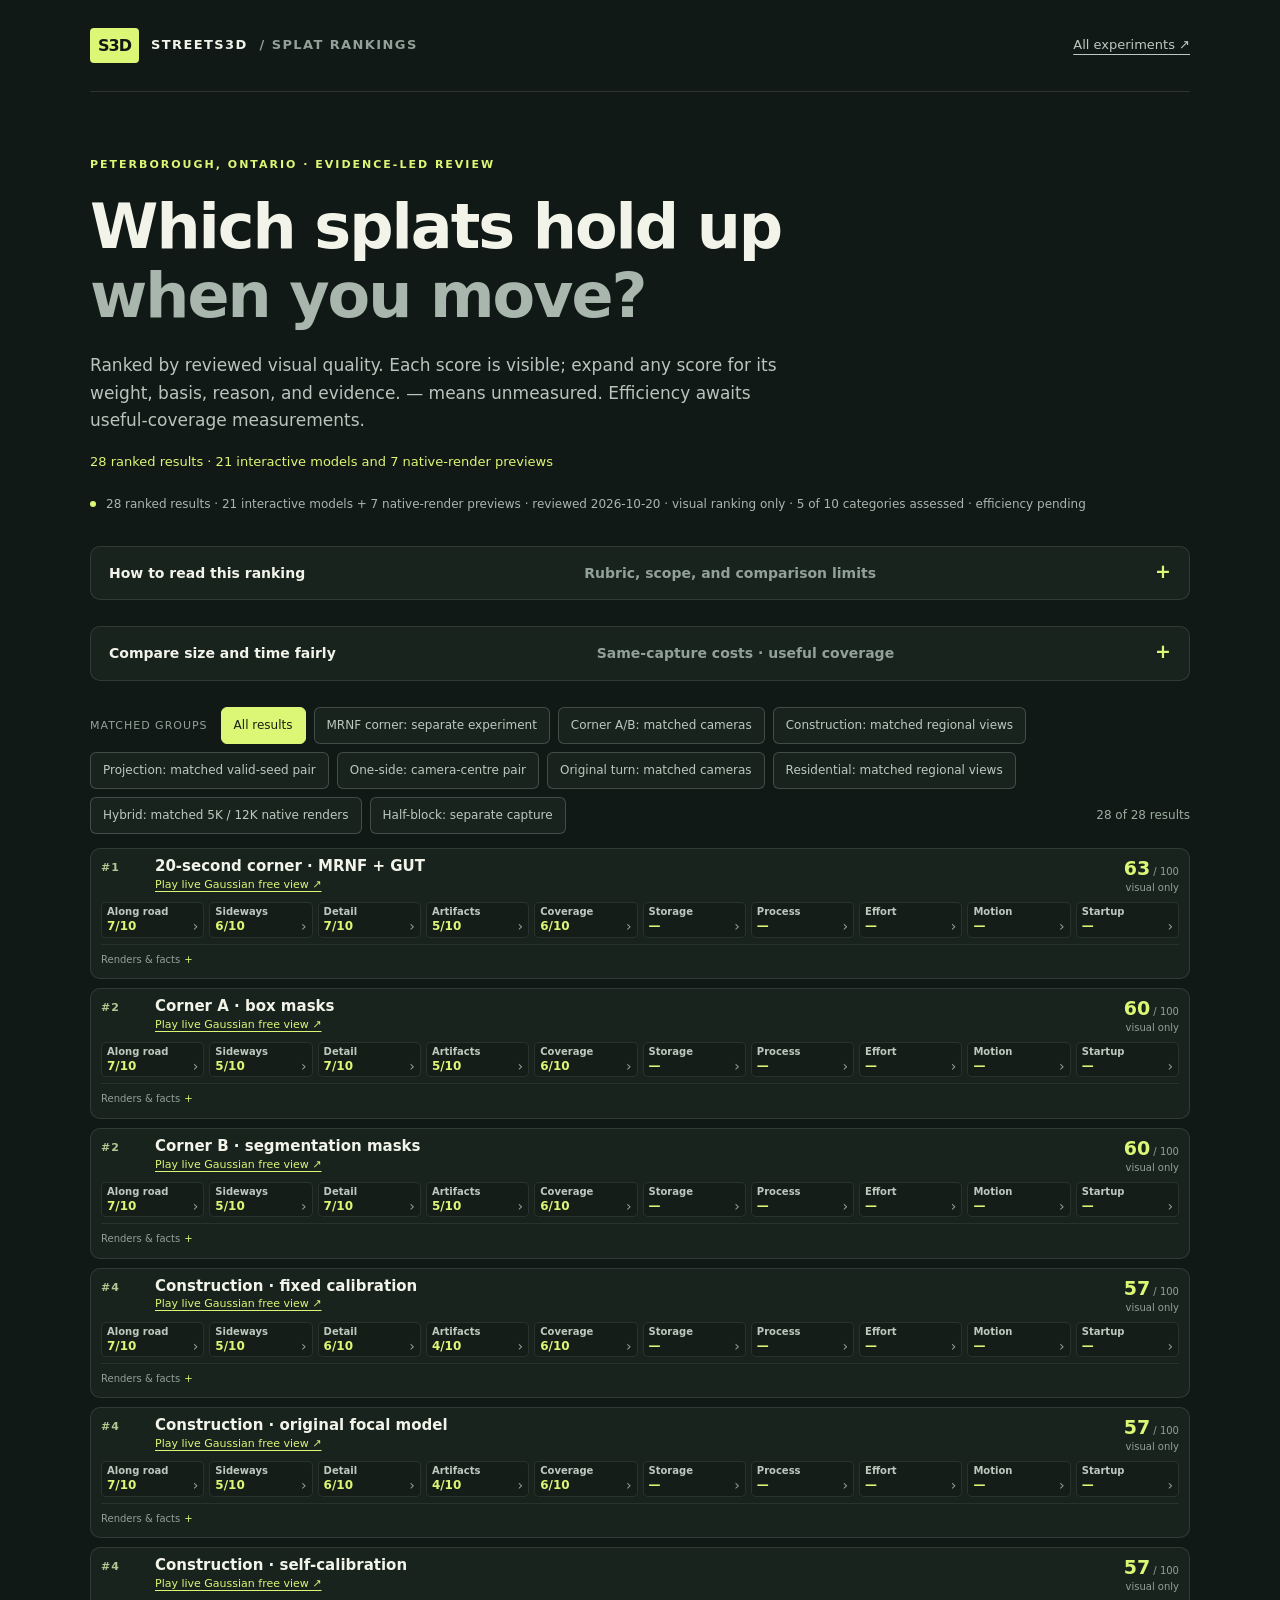
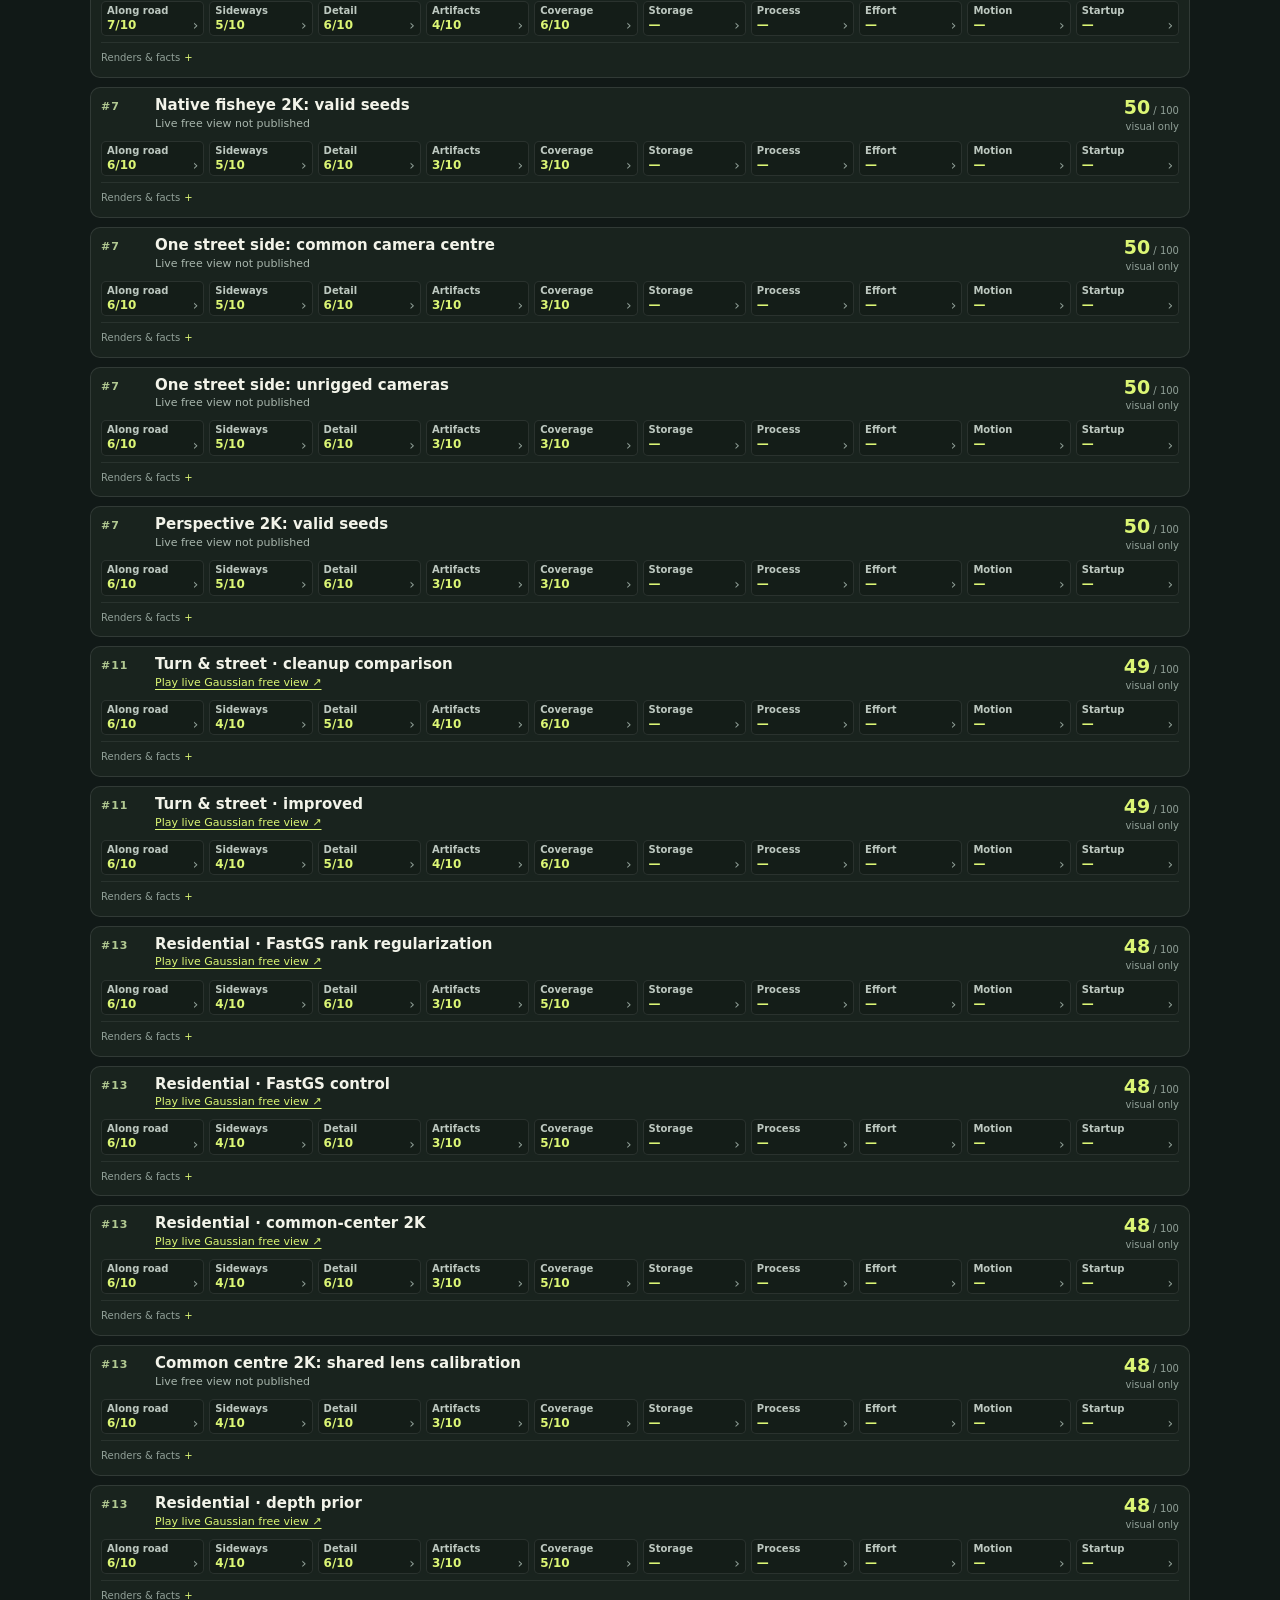
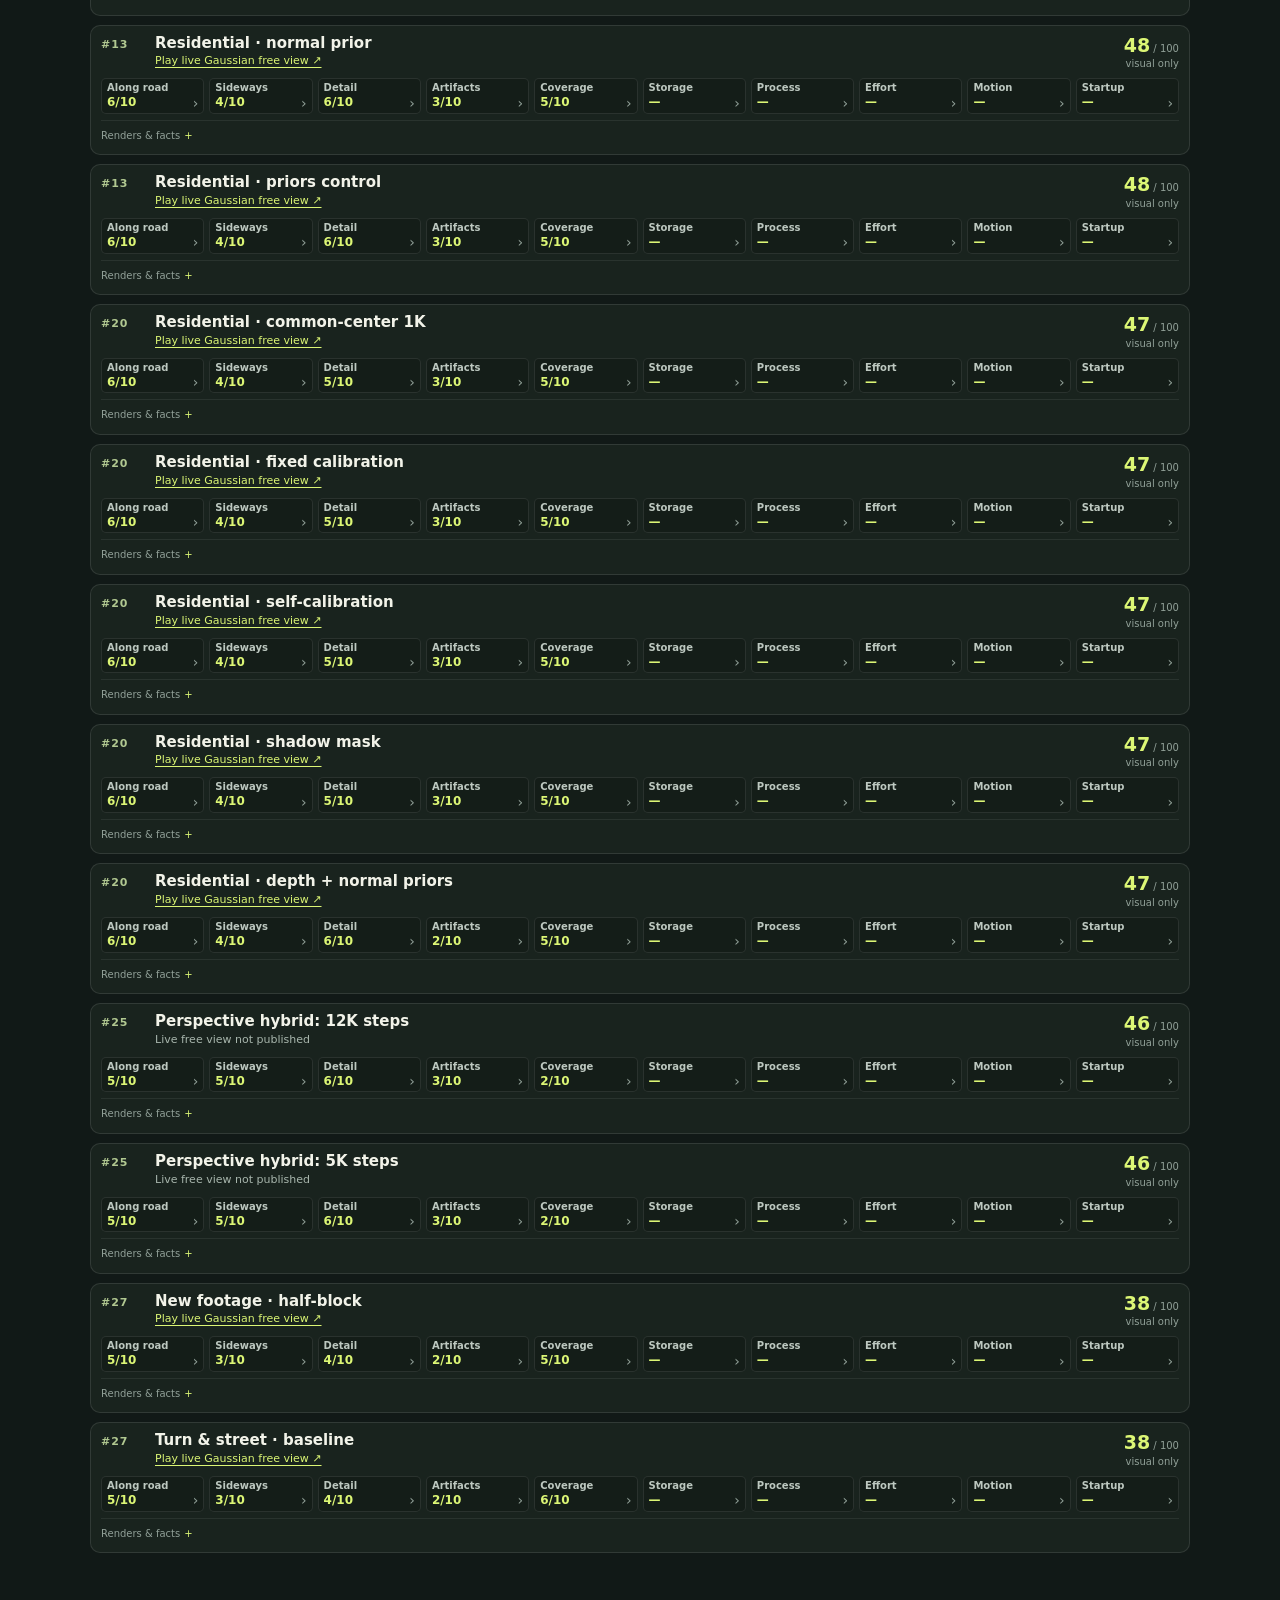
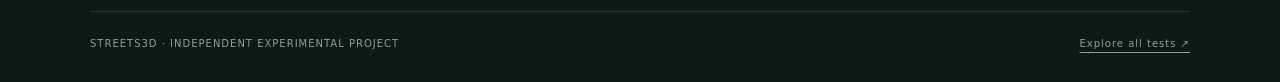
<file: site/rankings.html>
<!doctype html>
<html lang="en">
<head>
<meta charset="utf-8">
<meta name="viewport" content="width=device-width,initial-scale=1">
<meta name="theme-color" content="#111917">
<meta name="description" content="Evidence-led comparison of Peterborough Gaussian splat street scenes.">
<title>Gaussian splat rankings · Streets3D</title>
<link rel="stylesheet" href="rankings.css">
</head>
<body>
<header class="bar"><a class="wordmark" href="./"><span class="mark">S3D</span> STREETS3D <span class="muted">/ SPLAT RANKINGS</span></a><a class="source" href="./">All experiments ↗</a></header>
<main>
<section class="intro">
<p class="eyebrow">PETERBOROUGH, ONTARIO · EVIDENCE-LED REVIEW</p>
<h1>Which splats hold up<br><span>when you move?</span></h1>
<p class="lede">Ranked by reviewed visual quality. Each score is visible; expand any score for its weight, basis, reason, and evidence. — means unmeasured. Efficiency awaits useful-coverage measurements.</p>
<p class="render-jump" id="latest-native-renders">28 ranked results · 21 interactive models and 7 native-render previews</p>
<div class="summary" id="pageSummary" role="status" aria-live="polite"><span class="dot"></span><span>Loading ratings…</span></div>
</section>
<section class="method" aria-label="Scoring method">
<details id="methodDetails"><summary><span>How to read this ranking</span><span class="muted">Rubric, scope, and comparison limits</span></summary><div class="method-body" id="methodBody"><p>Loading review method…</p></div></details>
</section>
<section class="method" aria-label="Compare costs for the same capture"><details id="costDetails"><summary><span>Compare size and time fairly</span><span class="muted">Same-capture costs · useful coverage</span></summary><div class="cost-body" id="costBody"></div></details></section>
<nav class="filters" id="groupFilters" aria-label="Filter matched capture groups"><span class="filter-label">Matched groups</span><button type="button" data-group="all" aria-pressed="true">All results</button><span class="filter-count" id="filterCount"></span></nav>
<p class="error" id="loadError" role="alert" hidden></p>
<section class="rankings" id="rankings" aria-label="Ranked Gaussian splat scenes" aria-live="polite"></section>
<noscript><p class="error">Enable JavaScript to load the ratings and evidence details.</p></noscript>
</main>
<footer><span>STREETS3D · INDEPENDENT EXPERIMENTAL PROJECT</span><a href="./">Explore all tests ↗</a></footer>
<script type="module" src="rankings.js"></script>
</body>
</html>
</file>
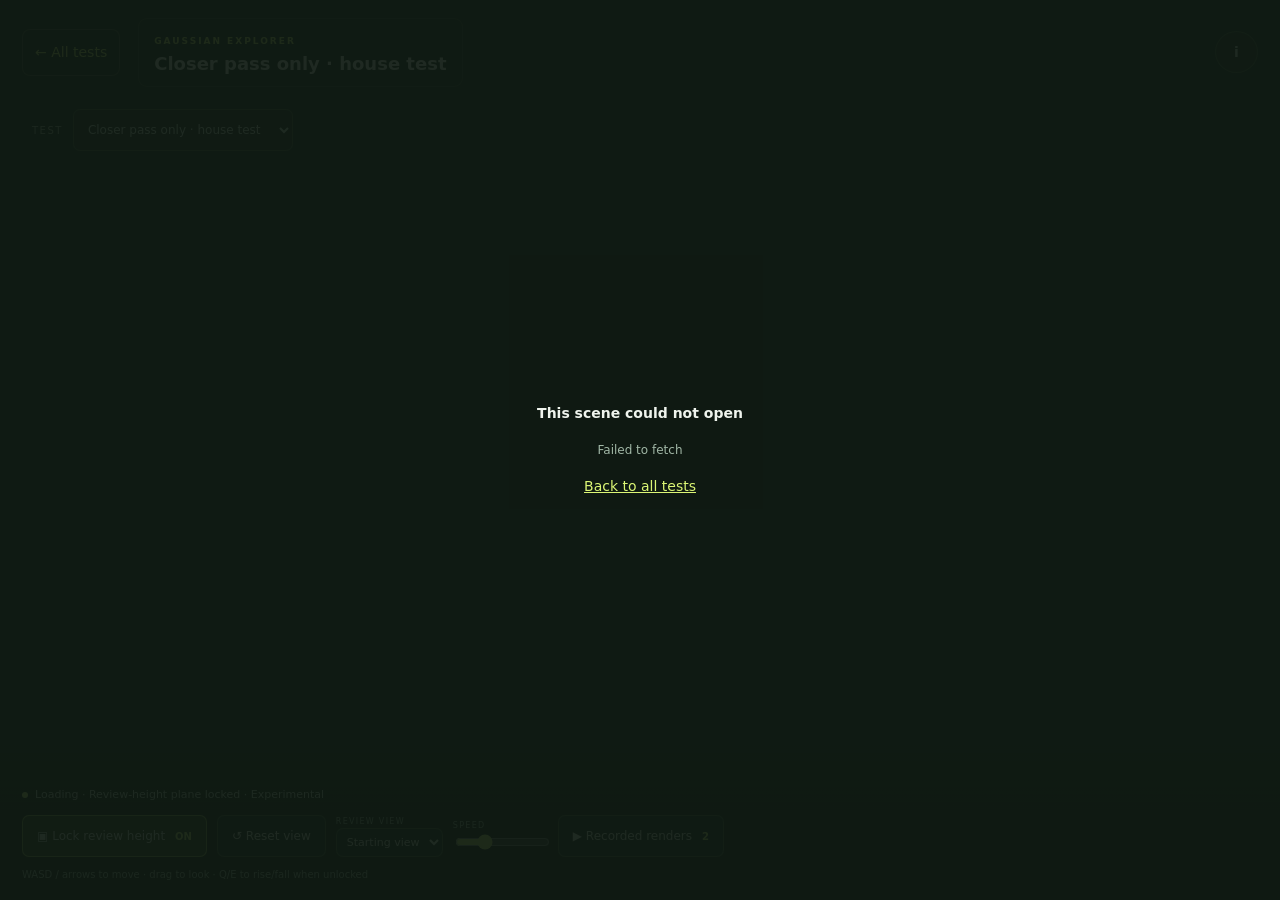
<file: site/demos/house-pass-comparison-v1/explorer.html>
<!doctype html><html lang="en"><head><meta charset="utf-8"><meta name="viewport" content="width=device-width,initial-scale=1,viewport-fit=cover"><meta name="theme-color" content="#111917"><title>Gaussian explorer · Streets3D</title><link rel="icon" href="data:,"><link rel="stylesheet" href="../splat-explorer-v1/viewer.css"><script type="importmap">{"imports":{"three":"../street-alternatives-v1/vendor/three.module.js","three/addons/":"../splat-explorer-v1/vendor/three/addons/"}}</script></head><body>
<div id="viewport" aria-label="Interactive Gaussian splat"></div>
<header><a href="../../" class="back" aria-label="Back to test gallery">← <span>All tests</span></a><div class="heading"><span class="eyebrow">GAUSSIAN EXPLORER</span><h1 id="title">Loading test…</h1></div><button id="info" aria-label="About this test">i</button></header>
<div class="scene-picker"><label for="sceneSelect">TEST</label><select id="sceneSelect" aria-label="Choose Gaussian test"></select></div>
<div id="loading" role="status"><span class="spinner"></span><b id="loadText">Loading scene manifest…</b><span id="loadDetail">One model at a time. Original files stay unchanged.</span><a href="../../">Back to all tests</a></div>
<div class="bottom"><div class="status"><span class="dot"></span><span id="status">Preparing scene</span></div><div class="toolbar"><button id="heightLock" aria-pressed="true">▣ <span>Lock review height</span><b id="lockState">ON</b></button><button id="reset">↺ <span>Reset view</span></button><label class="source"><span>REVIEW VIEW</span><select id="poseSelect" aria-label="Choose review view"></select></label><label class="speed"><span>SPEED</span><input id="speed" type="range" min="0.2" max="3" step="0.1" value="1" aria-label="Movement speed"></label><button id="renders" hidden>▶ <span>Recorded renders</span><b id="renderCount"></b></button></div><p class="hint" id="hint">WASD / arrows to move · drag to look · Q/E to rise/fall when unlocked</p></div>
<div class="touch-controls" aria-label="Touch movement"><button data-move="forward" aria-label="Move forward">↑</button><div><button data-move="left" aria-label="Move left">←</button><button data-move="back" aria-label="Move back">↓</button><button data-move="right" aria-label="Move right">→</button></div><div><button data-move="down" aria-label="Move down" disabled>−</button><button data-move="up" aria-label="Move up" disabled>+</button></div></div>
<dialog id="notes"><button class="close" data-close="notes" aria-label="Close information">×</button><p class="eyebrow">TEST NOTES</p><h2 id="notesTitle"></h2><p id="description"></p><p id="limitation"></p><h3>Camera-height lock</h3><p id="heightNote"></p><p>ON: move sideways and forward while staying on the selected review-height plane. Looking up or down does not change your height. OFF: fly freely, including Q/E for vertical movement. Selecting another review view resets the reference level. Views are kept upright for exploration; original camera roll is not reproduced.</p><p class="muted">Browser rendering: Spark 2.3.1. It may differ from LichtFeld's native GUT renderer. Web copies retain all splats and available SH bands, but compression can change fine detail. No collision or surveyed road height is implied.</p><a id="provenance" href="#">View source & conversion record ↗</a></dialog>
<dialog id="movies"><button class="close" data-close="movies" aria-label="Close recorded renders">×</button><p class="eyebrow">RECORDED NATIVE RENDERS</p><h2>Motion comparisons</h2><label for="renderSelect">Choose a saved render</label><select id="renderSelect"></select><video id="renderVideo" controls playsinline muted preload="none"></video><p id="renderNote">Compressed web copy of the saved native render. Return to the 3D explorer to move the camera yourself.</p></dialog>
<script type="module" src="viewer.js"></script></body></html>
</file>
<file: site/gallery.css>
*{box-sizing:border-box}html{color-scheme:dark}body{margin:0;background:#111917;color:#f2f3e9;font:16px/1.6 system-ui,-apple-system,Segoe UI,sans-serif}a{color:inherit}button,a{-webkit-tap-highlight-color:transparent}a:focus-visible{outline:3px solid #dcf675;outline-offset:6px}.bar,main,footer{width:min(1200px,calc(100% - 64px));margin:auto}.bar{height:92px;border-bottom:1px solid #ffffff1d;display:flex;align-items:center;justify-content:space-between;gap:12px}.wordmark{display:flex;align-items:center;gap:12px;font-size:13px;font-weight:750;letter-spacing:1.4px;text-decoration:none}.mark{background:#dcf675;color:#111917;border-radius:4px;padding:5px 8px;letter-spacing:-1px;font-size:16px}.muted{color:#91a098}.source{color:#bdc8c0;font-size:13px;text-underline-offset:5px}.intro{padding:68px 0 40px}.eyebrow{color:#dcf675;letter-spacing:2px;font-size:11px;font-weight:750;margin:0 0 18px}h1{font-size:clamp(36px,5vw,62px);font-weight:600;line-height:1.12;letter-spacing:-2px;margin:0 0 22px}h1 span{color:#a8b6ad}.lede{max-width:660px;color:#b9c5bc;margin:0;font-size:17px}.summary{display:flex;align-items:center;flex-wrap:wrap;gap:11px;margin-top:28px;color:#a8b6ad;font-size:12px}.dot{height:6px;width:6px;border-radius:100%;background:#dcf675}.separator{color:#54675d}.gallery{display:grid;grid-template-columns:1fr 1fr;gap:24px}.card{border:1px solid #ffffff1b;background:#19231e;border-radius:12px;overflow:hidden;display:flex;flex-direction:column}.preview{display:block;aspect-ratio:16/10;overflow:hidden;position:relative;background:#26362c}.preview img{display:block;width:100%;height:100%;object-fit:cover;transition:transform .3s}.preview:hover img{transform:scale(1.025)}.badge{position:absolute;top:18px;left:18px;background:#101914dc;padding:4px 9px;border:1px solid #ffffff2a;border-radius:5px;font-size:10px;letter-spacing:1.5px;text-transform:uppercase}.card-content{padding:24px;display:flex;flex-direction:column;flex:1}.meta{display:flex;justify-content:space-between;color:#b1c891;font-size:10px;letter-spacing:1.4px;text-transform:uppercase;gap:12px}.card h2{font-size:26px;line-height:1.2;letter-spacing:-.5px;margin:13px 0}.description{color:#c2ccc4;font-size:14px;margin:0 0 16px}.controls{color:#9cad9f;font-size:12px;margin:0 0 16px}.limitation{color:#adbbb0;font-size:12px;padding:13px 0;border-top:1px solid #ffffff12;margin:0 0 18px}.open{display:flex;align-items:center;justify-content:space-between;margin-top:auto;padding:12px 16px;background:#dcf675;color:#162014;text-decoration:none;border-radius:5px;font-weight:750;font-size:14px}.open:hover{background:#edffa5}.notes{margin:58px 0 64px;border-top:1px solid #ffffff1d;padding-top:32px;display:grid;grid-template-columns:1fr 1fr;gap:24px}.notes h2{font-size:24px;font-weight:500;line-height:1.35;max-width:370px;margin:0}.notes p:last-child{color:#9eafa3;font-size:14px;margin:0}.notes .eyebrow{margin-bottom:12px}footer{padding:24px 0 30px;border-top:1px solid #ffffff1d;display:flex;justify-content:space-between;gap:20px;font-size:10px;letter-spacing:1px;color:#8ea192}footer a{text-underline-offset:5px}.error{color:#ffcfb6}@media(max-width:680px){.bar,main,footer{width:calc(100% - 36px)}.bar{height:76px}.wordmark{gap:8px;font-size:11px;letter-spacing:.8px}.wordmark .muted{display:none}.intro{padding:42px 0 30px}h1{letter-spacing:-1.3px}.lede{font-size:15px}.gallery{grid-template-columns:1fr}.card-content{padding:20px}.notes{grid-template-columns:1fr;margin:38px 0}.summary{font-size:11px;gap:8px}footer{flex-direction:column;gap:8px}}@media(prefers-reduced-motion:reduce){.preview img{transition:none}}

.filters{display:flex;gap:8px;align-items:center;flex-wrap:wrap;margin:0 0 22px}.filters button{font:inherit;font-size:12px;color:#bdc8c0;background:#19231e;border:1px solid #ffffff30;border-radius:6px;padding:9px 13px;cursor:pointer}.filters button[aria-pressed=true]{color:#152014;background:#dcf675;border-color:#dcf675}.filters button:focus-visible{outline:3px solid #dcf675;outline-offset:3px}#filterCount{margin-left:auto;font-size:12px;color:#9cad9f}.card[hidden]{display:none}

.rankings-callout{margin:24px 0 0}.rankings-callout a{display:inline-block;border:1px solid #dcf67580;border-radius:6px;padding:10px 15px;text-decoration:none;font-size:14px;color:#dcf675}.rating-link{font-size:13px;color:#dcf675;text-underline-offset:4px;margin:0 0 16px;display:block}.rankings-callout a:hover{background:#dcf67512}
</file>
<file: site/demos/hybrid-fire-drive-v1/styles.css>
:root {
  color-scheme: dark;
  --ink: #202321; --ink-raised: #2b2f2c; --paper: #efe4d1; --paper-dim: #b9b4a8; --muted: #858b83;
  --line: rgba(237,228,209,.13); --signal: #d36c54; --signal-strong: #e08062; --amber: #e2b66f; --mint: #a6c6ae;
  --shadow: 0 16px 50px rgba(10,14,12,.3);
  font-family: "Aptos", "Segoe UI", system-ui, sans-serif; font-synthesis: none; text-rendering: optimizeLegibility;
}
* { box-sizing: border-box; }
[hidden] { display: none !important; }
html, body { width: 100%; height: 100%; margin: 0; overflow: hidden; }
body { background: #292d29; color: var(--paper); }
button, select, input, textarea { font: inherit; }
button, select, a, input { -webkit-tap-highlight-color: transparent; }
button { color: inherit; }
button:focus-visible, a:focus-visible, select:focus-visible, input:focus-visible, textarea:focus-visible, .viewport:focus-visible { outline: 2px solid var(--amber); outline-offset: 3px; }

.topbar { position: absolute; z-index: 10; inset: 0 0 auto; height: 62px; display: flex; align-items: center; gap: 16px; padding: 0 clamp(14px,2.1vw,32px); background: linear-gradient(180deg,rgba(29,32,30,.96),rgba(29,32,30,.83)); border-bottom: 1px solid rgba(239,228,209,.12); box-shadow: 0 8px 28px rgba(15,17,15,.11); }
.back-link { display: inline-flex; align-items: center; gap: 8px; color: var(--paper-dim); text-decoration: none; font-size: 12px; font-weight: 650; letter-spacing: .025em; white-space: nowrap; }
.back-link:hover { color: var(--paper); }
.back-arrow { color: var(--amber); font-size: 19px; line-height: 1; }
.top-divider { height: 26px; width: 1px; background: var(--line); }
.route-title { display: grid; gap: 2px; min-width: 170px; }
.eyebrow { color: var(--muted); font-size: 9px; font-weight: 800; letter-spacing: .16em; line-height: 1.2; }
.route-title strong { color: var(--paper); font-size: 13px; font-weight: 660; letter-spacing: .015em; }
.alignment-badge { display: grid; gap: 3px; min-height: 34px; align-content: center; padding: 3px 10px; border: 1px solid rgba(211,108,84,.36); border-radius: 3px; color: #f0b29c; background: rgba(211,108,84,.1); font-size: 8px; font-weight: 850; letter-spacing: .1em; white-space: nowrap; }
.alignment-badge > span { display: flex; align-items: center; gap: 6px; }
.alignment-badge small { color: #d8c9ae; font-size: 7px; font-weight: 750; letter-spacing: .08em; }
.alignment-badge i { width: 4px; height: 4px; border-radius: 50%; background: var(--amber); box-shadow: 0 0 9px rgba(226,182,111,.6); }
.topbar-spacer { flex: 1; }
.top-action { display: inline-flex; align-items: center; justify-content: center; gap: 7px; min-height: 34px; padding: 0 11px; border: 1px solid var(--line); border-radius: 3px; background: rgba(239,228,209,.035); color: var(--paper-dim); cursor: pointer; font-size: 10px; font-weight: 700; letter-spacing: .02em; }
.top-action:hover { color: var(--paper); border-color: rgba(239,228,209,.28); background: rgba(239,228,209,.09); }
.action-glyph { color: var(--amber); font-size: 14px; }
.help-glyph { width: 14px; height: 14px; display: inline-grid; place-items: center; border: 1px solid currentColor; border-radius: 50%; font-size: 9px; }

.lab-stage { position: absolute; inset: 0; overflow: hidden; }
.minimap-panel { position: absolute; z-index: 4; top: 78px; left: clamp(14px,2vw,30px); width: 252px; padding: 6px; border-radius: 4px; pointer-events: none; }
.minimap-title { display: flex; align-items: center; justify-content: space-between; padding: 1px 2px 5px; color: var(--paper-dim); font-size: 8px; font-weight: 850; letter-spacing: .13em; }
.minimap-caption { color: var(--muted); font-size: 7px; }
#minimap { display: block; width: 240px; height: 180px; border: 1px solid rgba(239,228,209,.12); background: rgba(22,26,23,.78); }
.viewport { position: absolute; inset: 0; overflow: hidden; background: radial-gradient(ellipse at 53% 42%,#aaa294 0%,#8e897f 34%,#676962 78%,#535852 100%); touch-action: none; }
.viewport canvas { display: block; width: 100%; height: 100%; }
.world-vignette { position: absolute; z-index: 1; inset: 0; pointer-events: none; background: linear-gradient(180deg,rgba(20,23,22,.34) 0%,transparent 16%,transparent 62%,rgba(20,23,22,.21) 100%); }
.loading-overlay { position: absolute; z-index: 8; inset: 62px 0 0; display: flex; align-items: center; justify-content: center; gap: 15px; background: rgba(37,40,37,.58); backdrop-filter: blur(7px); transition: opacity .25s ease, visibility .25s ease; }
.loading-overlay[hidden] { opacity: 0; visibility: hidden; }
.loading-overlay > div { max-width: 260px; }
.loading-overlay strong { display: block; color: var(--paper); font-family: Georgia,"Times New Roman",serif; font-size: 18px; font-weight: 500; letter-spacing: -.01em; }
.loading-overlay p { margin: 5px 0 0; color: var(--paper-dim); font-size: 11px; line-height: 1.5; }
.loading-mark { display: flex; gap: 3px; align-items: flex-end; height: 19px; }
.loading-mark span { width: 4px; height: 9px; background: var(--signal); animation: mark-pulse .8s ease-in-out infinite alternate; }
.loading-mark span:nth-child(2) { height: 17px; animation-delay: .16s; }
.loading-mark span:nth-child(3) { height: 12px; animation-delay: .3s; }
@keyframes mark-pulse { to { opacity: .35; transform: scaleY(.55); } }

.hud-surface { position: absolute; z-index: 4; color: var(--paper); background: rgba(31,35,32,.92); border: 1px solid rgba(239,228,209,.15); box-shadow: var(--shadow); backdrop-filter: blur(12px); }
.scene-switcher { top: 78px; right: clamp(14px,2vw,30px); display: flex; align-items: center; gap: 8px; min-height: 42px; padding: 5px 9px; border-radius: 4px; }
.select-label { color: var(--muted); font-size: 8px; font-weight: 850; letter-spacing: .13em; }
.scene-switcher select { max-width: 105px; min-width: 70px; height: 28px; border: 0; color: var(--paper); background: transparent; cursor: pointer; font-size: 11px; font-weight: 700; }
.scene-switcher select option { color: var(--paper); background: var(--ink); }
.scene-switcher #splatSelect { max-width: 130px; min-width: 82px; color: var(--paper-dim); font-weight: 550; }
.switcher-rule { width: 1px; height: 19px; background: var(--line); }

.speed-panel { left: clamp(14px,2vw,30px); bottom: clamp(16px,2vw,30px); width: 244px; padding: 12px 14px 10px; border-radius: 4px; }
.speed-caption, .status-label { color: var(--muted); font-size: 8px; font-weight: 850; letter-spacing: .14em; }
.speed-line { display: flex; align-items: baseline; gap: 7px; margin-top: 2px; }
.speed-line > strong { min-width: 70px; color: #fbf0dd; font-family: "Bahnschrift","Arial Narrow","Roboto Condensed",ui-monospace,monospace; font-size: 43px; font-weight: 600; letter-spacing: -.075em; line-height: 1.05; font-variant-numeric: tabular-nums; }
.speed-unit { color: var(--paper-dim); font-size: 8px; font-weight: 800; letter-spacing: .11em; }
.gear-chip { display: inline-grid; place-items: center; width: 23px; height: 23px; margin-left: auto; border: 1px solid rgba(226,182,111,.36); border-radius: 3px; color: var(--amber); font: 800 11px ui-monospace,monospace; }
.speed-divider { height: 1px; margin: 7px 0 8px; background: var(--line); }
.status-grid { display: grid; grid-template-columns: 1fr 1fr; gap: 8px 12px; }
.status-item { min-width: 0; display: grid; gap: 3px; }
.status-item strong { overflow: hidden; color: var(--paper); font-size: 10px; font-weight: 650; text-overflow: ellipsis; white-space: nowrap; }
.status-item .status-clear { color: var(--mint); }
.model-status-row { display: flex; align-items: center; gap: 6px; margin-top: 9px; padding-top: 7px; border-top: 1px solid var(--line); color: #aeb4aa; font-size: 9px; }
.status-dot { width: 5px; height: 5px; border-radius: 50%; background: var(--mint); box-shadow: 0 0 7px rgba(166,198,174,.36); }

.action-dock { right: clamp(14px,2vw,30px); bottom: clamp(16px,2vw,30px); width: min(456px,calc(100vw - 290px)); min-width: 380px; padding: 9px; border-radius: 4px; }
.dock-kicker { display: block; margin: 0 2px 7px; color: var(--muted); font-size: 8px; font-weight: 850; letter-spacing: .14em; }
.dock-kicker span { padding: 0 4px; color: var(--signal); }
.action-grid { display: grid; grid-template-columns: repeat(4,minmax(0,1fr)); gap: 5px; }
.action-grid button { min-height: 34px; padding: 0 5px; border: 1px solid rgba(239,228,209,.14); border-radius: 3px; background: rgba(239,228,209,.055); color: #d8d5ca; cursor: pointer; font-size: 9px; font-weight: 700; line-height: 1.15; }
.action-grid button:hover { border-color: rgba(239,228,209,.32); background: rgba(239,228,209,.11); color: var(--paper); }
.action-grid .drive-button { border-color: #df8064; background: var(--signal); color: #241f1b; font-size: 10px; font-weight: 850; }
.action-grid .drive-button:hover { border-color: #f3a184; background: var(--signal-strong); color: #201c19; }
.play-glyph { margin-right: 4px; font-size: 8px; }

.touch-drive, .touch-flight { position: absolute; z-index: 5; inset: auto 14px 146px; display: flex; justify-content: space-between; align-items: flex-end; pointer-events: none; }
.touch-steering, .touch-pedals, .flight-pad, .flight-height { display: flex; gap: 7px; pointer-events: auto; }
.touch-drive button, .touch-flight button { min-width: 48px; min-height: 48px; border: 1px solid rgba(239,228,209,.25); border-radius: 50%; background: rgba(31,35,32,.78); color: var(--paper); box-shadow: 0 6px 18px rgba(12,14,12,.22); touch-action: none; }
.touch-pedals { align-items: flex-end; }
.touch-pedals button { display: grid; place-content: center; gap: 2px; width: 58px; height: 64px; border-radius: 6px; color: var(--paper); font-size: 8px; font-weight: 800; letter-spacing: .06em; }
.touch-pedals button[data-action="throttle"] { background: rgba(143,78,58,.9); }
.touch-pedals button b { font-size: 14px; }
.touch-pedals button[data-action="handbrake"] { min-width: 48px; width: 48px; height: 48px; color: var(--amber); }
.touch-flight { align-items: flex-end; }
.flight-pad { display: grid; grid-template-columns: repeat(3,44px); grid-template-rows: repeat(2,44px); }
.flight-pad button { min-width: 44px; min-height: 44px; border-radius: 6px; }
.flight-pad button:nth-child(1) { grid-column: 2; }
.flight-pad button:nth-child(2) { grid-column: 1; grid-row: 2; }
.flight-pad button:nth-child(3) { grid-column: 2; grid-row: 2; }
.flight-pad button:nth-child(4) { grid-column: 3; grid-row: 2; }
.flight-height { flex-direction: column; align-items: center; gap: 2px; }
.flight-height button { min-width: 42px; min-height: 42px; border-radius: 6px; font-size: 19px; }
.flight-height span { color: var(--paper-dim); font-size: 7px; letter-spacing: .14em; }

.lab-dialog { width: min(580px,calc(100vw - 28px)); max-height: min(84vh,820px); padding: 0; overflow: hidden; border: 1px solid rgba(239,228,209,.18); border-radius: 6px; color: var(--paper); background: #242825; box-shadow: 0 28px 90px rgba(0,0,0,.5); }
.lab-dialog::backdrop { background: rgba(15,17,16,.68); backdrop-filter: blur(4px); }
.dialog-shell { max-height: inherit; display: flex; flex-direction: column; }
.dialog-header { flex: none; display: flex; align-items: center; justify-content: space-between; padding: 18px 20px 15px; border-bottom: 1px solid var(--line); background: linear-gradient(120deg,rgba(211,108,84,.08),transparent 58%); }
.dialog-header h1 { margin: 5px 0 0; font-family: Georgia,"Times New Roman",serif; font-size: 23px; font-weight: 500; letter-spacing: -.02em; }
.close-button { display: grid; place-items: center; width: 32px; height: 32px; border: 1px solid var(--line); border-radius: 3px; background: transparent; color: var(--paper-dim); cursor: pointer; font-size: 23px; line-height: 1; }
.close-button:hover { color: var(--paper); border-color: rgba(239,228,209,.35); }
.dialog-content { padding: 0 20px 20px; overflow: auto; overscroll-behavior: contain; }
.settings-group { border-bottom: 1px solid var(--line); }
.settings-group summary { display: flex; align-items: center; justify-content: space-between; min-height: 47px; cursor: pointer; list-style: none; font-size: 12px; font-weight: 760; }
.settings-group summary::-webkit-details-marker { display: none; }
.settings-group summary::after { content: "+"; order: 2; color: var(--amber); font-size: 17px; font-weight: 400; }
.settings-group[open] summary::after { content: "−"; }
.summary-note { margin-left: auto; margin-right: 10px; color: var(--muted); font-size: 7px; font-weight: 850; letter-spacing: .14em; }
.settings-fields { display: grid; padding: 0 0 9px; }
.field-row, .check-row { display: flex; align-items: center; justify-content: space-between; gap: 16px; min-height: 52px; border-top: 1px solid rgba(239,228,209,.07); }
.field-row > span, .check-row > span { display: grid; gap: 3px; }
.field-row b, .check-row b { color: #e7e1d4; font-size: 10px; font-weight: 650; }
.field-row small, .check-row small { color: var(--muted); font-size: 9px; }
.field-row select, .transform-grid input { height: 31px; border: 1px solid var(--line); border-radius: 3px; padding: 0 8px; color: var(--paper); background: #2b2f2c; font-size: 10px; }
.field-row select { width: 108px; }
#roadStart { max-width: 178px; }
.diagnostics-row output { color: var(--mint); font: 700 10px ui-monospace,SFMono-Regular,Consolas,monospace; }
.field-row select option { background: var(--ink); }
.range-row input { width: 132px; accent-color: var(--signal); }
.check-row input { width: 16px; height: 16px; accent-color: var(--signal); }
.registration-notes { padding: 0 0 8px; }
.registration-notes p, .dialog-lead { color: var(--paper-dim); font-size: 10px; line-height: 1.55; }
.registration-notes p { margin: 0 0 8px; }
.registration-notes p b { color: var(--paper); }
.registration-notes strong { color: var(--amber); font-weight: 700; }
.source-links { display: flex; gap: 14px; margin-top: 10px; }
.source-links a { color: #d9ac72; font-size: 9px; font-weight: 700; text-decoration-thickness: 1px; text-underline-offset: 3px; }
.source-links a:hover { color: #f1d09f; }
.transform-grid { display: grid; grid-template-columns: repeat(3,minmax(0,1fr)); gap: 8px; margin: 10px 0; }
.transform-grid label { display: grid; gap: 5px; color: var(--muted); font-size: 8px; font-weight: 750; letter-spacing: .04em; }
.transform-grid input { width: 100%; }
.registration-actions { display: grid; grid-template-columns: repeat(4,minmax(0,1fr)); gap: 6px; margin: 11px 0; }
.registration-actions button, .file-button { min-height: 31px; display: inline-flex; align-items: center; justify-content: center; padding: 4px 7px; border: 1px solid var(--line); border-radius: 3px; background: rgba(239,228,209,.045); color: var(--paper-dim); cursor: pointer; font-size: 8px; font-weight: 700; text-align: center; }
.registration-actions button:hover, .file-button:hover { color: var(--paper); border-color: rgba(239,228,209,.33); background: rgba(239,228,209,.09); }
.registration-actions .accent-outline { border-color: rgba(211,108,84,.48); color: #efae97; }
.file-button { position: relative; overflow: hidden; }
.file-button input { position: absolute; inset: 0; width: 100%; height: 100%; opacity: 0; cursor: pointer; }
.pairs-label { display: flex; justify-content: space-between; margin: 12px 0 5px; color: #dfd9cc; font-size: 9px; font-weight: 750; }
.pairs-label span, .field-hint { color: var(--muted); font-weight: 450; }
#pairs { width: 100%; resize: vertical; border: 1px solid var(--line); border-radius: 3px; padding: 9px; color: #d9d5cb; background: #1b1f1c; font: 10px/1.45 ui-monospace,SFMono-Regular,Consolas,monospace; }
.field-hint { display: block; margin-top: 5px; font-size: 8px; line-height: 1.45; }
.registration-report { min-height: 42px; margin: 10px 0 0; padding: 9px; border-left: 2px solid var(--amber); color: #d8c99e; background: rgba(226,182,111,.055); font: 9px/1.5 ui-monospace,SFMono-Regular,Consolas,monospace; white-space: pre-wrap; }
.controls-dialog { width: min(500px,calc(100vw - 28px)); }
.control-reference { padding-top: 11px; }
.dialog-lead { margin: 0 0 13px; }
.key-list { display: grid; grid-template-columns: 1fr 1fr; gap: 1px 18px; padding: 2px 0 12px; border-bottom: 1px solid var(--line); }
.key-list > div { min-height: 34px; display: flex; align-items: center; gap: 5px; color: var(--paper-dim); font-size: 9px; }
kbd { min-width: 23px; height: 22px; display: inline-grid; place-items: center; padding: 0 5px; border: 1px solid rgba(239,228,209,.2); border-bottom-width: 2px; border-radius: 3px; color: var(--paper); background: rgba(239,228,209,.06); font: 750 9px ui-monospace,SFMono-Regular,Consolas,monospace; }
.look-note { display: flex; align-items: center; gap: 10px; margin: 13px 0; color: #e2c08b; font-size: 10px; line-height: 1.5; }
.drag-icon { width: 28px; height: 28px; flex: none; display: grid; place-items: center; border: 1px solid rgba(226,182,111,.3); border-radius: 50%; font-size: 15px; }
.small-print { margin: 0; padding-top: 10px; border-top: 1px solid var(--line); color: var(--muted); font-size: 9px; line-height: 1.55; }

@media (max-width: 760px) {
  .hud-surface { background: rgba(31,35,32,.86); box-shadow: 0 9px 26px rgba(10,14,12,.22); backdrop-filter: blur(8px); }
  .topbar { height: 54px; gap: 10px; padding-inline: 12px; }
  .back-link { gap: 5px; font-size: 10px; }
  .route-title { min-width: 0; }
  .route-title .eyebrow { font-size: 7px; }
  .route-title strong { max-width: 150px; overflow: hidden; font-size: 11px; text-overflow: ellipsis; white-space: nowrap; }
  .alignment-badge { min-height: 34px; gap: 2px; padding: 3px 6px; font-size: 6px; letter-spacing: .045em; }
  .alignment-badge small { font-size: 6px; letter-spacing: .035em; }
  .top-action { min-height: 31px; gap: 0; padding-inline: 8px; font-size: 0; }
  .action-glyph { font-size: 14px; }
  .help-glyph { font-size: 9px; }
  .loading-overlay { inset-block-start: 54px; }
  .scene-switcher { top: 66px; right: 10px; gap: 5px; min-height: 36px; padding: 4px 6px; }
  .scene-switcher select { max-width: 74px; min-width: 56px; height: 25px; font-size: 10px; }
  .scene-switcher #splatSelect { max-width: 86px; min-width: 63px; }
  .select-label { font-size: 7px; }
  .splat-label { display: none; }
  .minimap-panel { top: 64px; left: 10px; width: 134px; padding: 5px; }
  #minimap { width: 122px; height: 92px; background: rgba(22,26,23,.66); }
  .minimap-title { font-size: 6px; }
  .minimap-caption { font-size: 6px; }
  .speed-panel { left: 10px; bottom: 12px; width: 170px; padding: 9px 10px 8px; }
  .speed-line > strong { min-width: 55px; font-size: 35px; }
  .status-grid { gap: 6px 8px; }
  .status-item strong { font-size: 9px; }
  .model-status-row { margin-top: 7px; padding-top: 6px; font-size: 8px; }
  .action-dock { right: 10px; bottom: 12px; width: min(47vw,340px); min-width: 0; padding: 7px; }
  .dock-kicker { margin-bottom: 5px; font-size: 6px; letter-spacing: .1em; }
  .action-grid { grid-template-columns: repeat(2,minmax(0,1fr)); gap: 4px; }
  .action-grid button { min-height: 29px; padding-inline: 3px; font-size: 8px; }
  .touch-drive, .touch-flight { inset-inline: 10px; bottom: 150px; }
  .touch-drive button, .touch-flight button { min-width: 44px; min-height: 44px; }
  .touch-pedals { gap: 5px; }
  .touch-pedals button { width: 45px; height: 52px; font-size: 7px; }
  .touch-pedals button[data-action="handbrake"] { min-width: 44px; width: 44px; min-height: 44px; height: 44px; font-size: 7px; }
  .lab-dialog { width: calc(100vw - 16px); max-height: 88dvh; }
  .dialog-header { padding: 14px 14px 12px; }
  .dialog-content { padding-inline: 14px; padding-bottom: 15px; }
}

@media (max-width: 480px) {
  .topbar { gap: 8px; }
  .back-link span:last-child { display: none; }
  .top-divider { height: 22px; }
  .route-title strong { max-width: 105px; }
  .alignment-badge { max-width: 113px; overflow: hidden; text-overflow: ellipsis; }
  .alignment-badge small { white-space: nowrap; }
  .help-action { display: none; }
  .scene-switcher { top: 61px; }
  .speed-panel { bottom: 10px; width: 145px; padding: 8px; }
  .speed-line > strong { min-width: 48px; font-size: 31px; }
  .speed-caption, .status-label { font-size: 6px; }
  .speed-unit { font-size: 7px; }
  .gear-chip { width: 20px; height: 20px; }
  .status-grid { gap: 5px; }
  .status-item strong { font-size: 8px; }
  .model-status-row { font-size: 7px; }
  .action-dock { width: calc(100vw - 168px); bottom: 10px; padding: 6px; }
  .action-grid button { min-height: 27px; font-size: 7px; }
  .dock-kicker { font-size: 5px; }
  .touch-drive, .touch-flight { bottom: 138px; }
  .touch-steering { gap: 4px; }
  .touch-drive button, .touch-flight button { min-width: 44px; min-height: 44px; }
  .touch-pedals button { width: 40px; height: 48px; }
  .touch-pedals button[data-action="handbrake"] { width: 44px; min-width: 44px; min-height: 44px; height: 44px; }
  .flight-pad { grid-template-columns: repeat(3,44px); grid-template-rows: repeat(2,44px); }
  .flight-pad button { min-width: 44px; min-height: 44px; }
  .flight-height button { min-width: 44px; min-height: 44px; }
  .transform-grid { grid-template-columns: repeat(2,minmax(0,1fr)); }
  .registration-actions { grid-template-columns: repeat(2,minmax(0,1fr)); }
  .pairs-label { display: grid; gap: 3px; }
  .key-list { grid-template-columns: 1fr; gap: 0; }
}

@media (max-width: 480px) and (orientation: portrait) {
  .touch-drive, .touch-flight { bottom: 200px; }
}

@media (max-height: 540px) and (min-width: 761px) {
  .topbar { height: 52px; }
  .scene-switcher, .minimap-panel { top: 63px; }
  .speed-panel { bottom: 10px; padding-block: 7px; }
  .speed-line > strong { font-size: 34px; }
  .speed-divider { margin-block: 5px; }
  .status-grid { gap: 4px 10px; }
  .model-status-row { margin-top: 5px; padding-top: 5px; }
  .action-dock { bottom: 10px; padding: 7px; }
  .action-grid button { min-height: 29px; }
  .dock-kicker { margin-bottom: 4px; }
}

@media (prefers-reduced-motion: reduce) {
  *, *::before, *::after { scroll-behavior: auto !important; animation-duration: .01ms !important; animation-iteration-count: 1 !important; transition-duration: .01ms !important; }
}




@media (hover: hover) and (pointer: fine) and (min-width: 761px) {
  .touch-drive, .touch-flight { display: none !important; }
}


@media (max-height: 480px) { .minimap-panel { display: none; } }
@media (max-height: 540px) and (pointer: coarse) { .touch-drive, .touch-flight { bottom: 184px; } }
</file>
<file: site/demos/new-romaine-block-v1/styles.css>
:root{color-scheme:light;--ink:#1f2d32;--muted:#5f7073;--paper:rgba(250,252,249,.9);--line:rgba(33,54,58,.13);font-family:Inter,ui-sans-serif,system-ui,-apple-system,"Segoe UI",sans-serif}*{box-sizing:border-box}html,body,#stage{width:100%;height:100%;margin:0;overflow:hidden}body{background:#dbe7e4;color:var(--ink)}#stage{position:relative;isolation:isolate}canvas#view{position:absolute;inset:0;width:100%;height:100%;display:block}.topbar{position:absolute;z-index:2;left:16px;right:16px;top:14px;display:flex;align-items:center;gap:14px;pointer-events:none}.topbar>*{pointer-events:auto}.back,.tools,.map-card,.notes,.topbar button,.tools button,.tools select{border:1px solid var(--line);box-shadow:0 5px 20px #18373512;backdrop-filter:blur(12px)}.back{display:inline-flex;align-items:center;background:var(--paper);color:var(--ink);text-decoration:none;padding:9px 12px;border-radius:12px;font-size:13px;font-weight:650}.title{display:grid;gap:2px;text-shadow:0 1px 12px #fff}.title strong{font-size:15px}.title span{font-size:11px;color:#4e6264}.topbar button,.tools button,.tools select{background:var(--paper);color:var(--ink);font:inherit;border-radius:11px;padding:9px 11px;cursor:pointer}.topbar button{margin-left:auto}.crosshair{position:absolute;left:50%;top:50%;width:8px;height:8px;border:1.5px solid #fff;border-radius:50%;transform:translate(-50%,-50%);filter:drop-shadow(0 1px 2px #172729);pointer-events:none}.hint{position:absolute;top:72px;left:50%;transform:translateX(-50%);padding:6px 10px;border-radius:9px;background:#fbfdf0b8;color:#415456;font-size:11px;white-space:nowrap}.tools{position:absolute;z-index:2;left:16px;bottom:16px;display:flex;gap:6px;align-items:center;padding:7px;border-radius:14px;background:var(--paper)}.tools button[aria-pressed="true"]{background:#d8e7dc;border-color:#87a895}.tools select{max-width:150px}.select-label{font-size:10px;color:var(--muted);padding:0 3px}.map-card{position:absolute;z-index:2;right:16px;bottom:16px;width:194px;padding:7px 7px 5px;border-radius:13px;background:var(--paper)}#minimap{display:block;width:100%;height:130px}.map-card span{display:block;font-size:10px;color:var(--muted);padding:2px 3px 0}.notes{position:absolute;z-index:2;right:16px;top:70px;max-width:290px;background:var(--paper);border-radius:12px;padding:8px 11px;color:#405356;font-size:10px}.notes summary{font-size:11px;font-weight:650;cursor:pointer}.notes p{line-height:1.45}.notes a{color:#315d61}.touch-pad{display:none;position:absolute;z-index:3;left:15px;bottom:84px;width:128px;height:126px;grid-template:repeat(3,1fr)/repeat(3,1fr);gap:4px;touch-action:none}.touch-pad button{border:1px solid #ffffffa6;border-radius:12px;background:#f8fbf1b8;color:#243739;font-size:20px;box-shadow:0 3px 12px #17302c20;touch-action:none}.touch-pad button[data-move="forward"]{grid-area:1/2}.touch-pad button[data-move="left"]{grid-area:2/1}.touch-pad button[data-move="back"]{grid-area:2/2}.touch-pad button[data-move="right"]{grid-area:2/3}#loading{position:absolute;z-index:4;inset:0;display:grid;place-items:center;background:linear-gradient(135deg,#e1ebe8,#b7cbc5);font-weight:650;color:#304346}.webgl-error{position:absolute;z-index:5;inset:auto 16px 16px;padding:16px;background:#fff3ee;border:1px solid #d69c84;border-radius:12px;max-width:560px}.webgl-error[hidden]{display:none}@media(max-width:700px){.topbar{left:10px;right:10px;top:10px;gap:8px}.title strong{font-size:13px}.title span{font-size:10px}.back{padding:8px 9px}.topbar button{padding:8px;font-size:12px}.hint{top:62px;font-size:10px;max-width:calc(100% - 30px);overflow:hidden}.tools{left:9px;right:9px;bottom:10px;flex-wrap:wrap;gap:5px;padding:6px;max-width:calc(100% - 18px)}.tools button,.tools select{padding:8px;font-size:11px}.tools select{max-width:122px}.select-label{display:none}.map-card{right:9px;bottom:103px;width:144px;padding:5px}#minimap{height:98px}.map-card span{font-size:9px}.notes{top:58px;right:9px;max-width:min(230px,70vw);font-size:9px}.touch-pad{display:grid}}
.flight-controls{display:none;position:absolute;z-index:3;right:10px;bottom:250px;gap:7px}.flight-controls[hidden]{display:none!important}.flight-controls button{width:48px;height:44px;border:1px solid #ffffffb0;border-radius:13px;background:#f8fbf1c9;color:#243739;font-size:23px;box-shadow:0 3px 12px #17302c20;touch-action:manipulation}@media(max-width:700px){.flight-controls:not([hidden]){display:flex}}

@media(max-width:700px){.hint{display:none}}
</file>
<file: site/demos/sherbrooke-reference-v1/styles.css>
:root{color-scheme:light;--ink:#1d3038;--muted:#687982;--line:rgba(27,50,60,.15);--paper:rgba(250,252,250,.92);--accent:#287e75;--shadow:0 14px 44px rgba(25,47,53,.16);font-family:Inter,ui-sans-serif,system-ui,-apple-system,"Segoe UI",sans-serif}*{box-sizing:border-box}html,body{margin:0;width:100%;height:100%;overflow:hidden;background:#d9e4e6;color:var(--ink)}button,input,select{font:inherit}button{color:inherit}.experience{height:100dvh;min-height:420px;display:flex;flex-direction:column;padding:12px 16px 8px;gap:5px}.stage{position:relative;isolation:isolate;flex:1;min-height:0;overflow:hidden;border-radius:22px;background:linear-gradient(#d6e3e4,#ecede6);box-shadow:0 20px 65px rgba(23,49,56,.12)}#view{position:absolute;inset:0;width:100%;height:100%;display:block;touch-action:none;outline:0}.topbar{position:absolute;z-index:3;left:18px;right:18px;top:16px;display:flex;align-items:center;gap:14px;pointer-events:none}.topbar>*{pointer-events:auto}.brand{display:flex;align-items:center;gap:9px;color:var(--ink);text-decoration:none}.brand-mark{display:grid;place-items:center;width:36px;height:36px;border:1px solid rgba(27,50,60,.13);border-radius:12px;background:var(--paper);font-size:12px;font-weight:800;letter-spacing:-.06em}.brand b,.brand small{display:block}.brand b{font-size:10px;letter-spacing:.12em}.brand small{margin-top:3px;font-size:11px;color:var(--muted)}.status-chip{display:flex;align-items:center;gap:8px;padding:9px 12px;border:1px solid var(--line);border-radius:999px;background:var(--paper);font-size:11px;color:#52656d;backdrop-filter:blur(16px)}.status-chip i{width:7px;height:7px;border-radius:50%;background:#44a586;box-shadow:0 0 0 3px rgba(68,165,134,.14)}.icon-button{margin-left:auto;border:1px solid var(--line);border-radius:999px;background:var(--paper);padding:10px 15px;font-size:12px;cursor:pointer;box-shadow:0 4px 18px rgba(23,49,56,.06);backdrop-filter:blur(14px)}.icon-button:hover,.quick-views button:hover,.reset-button:hover{border-color:rgba(40,126,117,.55);color:#206d66}.scene-label{position:absolute;left:24px;top:94px;display:flex;flex-direction:column;gap:5px;text-shadow:0 1px 20px rgba(255,255,255,.85);pointer-events:none}.eyebrow{font-size:9px;letter-spacing:.16em;font-weight:800;color:#53706f}.scene-label strong{font-family:Georgia,"Times New Roman",serif;font-size:clamp(24px,3vw,42px);font-weight:500;letter-spacing:-.04em}.scene-label>span:last-child{font-size:11px;color:#54666a}.bottom-left{position:absolute;left:18px;bottom:17px;display:grid;gap:9px}.controls-hint{color:#3c5358;font-size:11px;text-shadow:0 1px 10px white}.controls-hint kbd{padding:3px 5px;border:1px solid rgba(30,56,63,.2);border-radius:5px;background:rgba(255,255,255,.58);font-size:9px;font-family:inherit;font-weight:700}.controls-hint>span{padding:0 4px;color:#89969a}.mode-switch{display:flex;width:max-content;padding:3px;border:1px solid var(--line);border-radius:10px;background:var(--paper);box-shadow:0 6px 20px rgba(23,49,56,.07);backdrop-filter:blur(14px)}.mode-switch button{border:0;border-radius:7px;background:transparent;padding:7px 12px;color:#617279;font-size:11px;cursor:pointer}.mode-switch button.active{background:#254d50;color:#fff;box-shadow:0 2px 7px rgba(15,40,42,.2)}.drive-panel{position:absolute;z-index:2;left:50%;bottom:16px;transform:translateX(-50%);display:flex;align-items:center;gap:10px;padding:9px;border:1px solid var(--line);border-radius:15px;background:rgba(250,252,250,.94);box-shadow:var(--shadow);backdrop-filter:blur(18px)}.run-button,.turn-button,.reset-button{height:34px;border:1px solid rgba(28,54,61,.14);border-radius:9px;background:#fff;padding:0 11px;font-size:11px;white-space:nowrap;cursor:pointer}.run-button{display:flex;align-items:center;gap:7px;background:#244c4e;color:#fff;border-color:#244c4e}.run-button[aria-pressed=true]{background:#a9543d;border-color:#a9543d}.play-icon{font-size:9px}.speed-control{width:145px;display:grid;grid-template-columns:auto 1fr auto;align-items:center;gap:7px}.speed-control>span,.building-select>span{font-size:8px;letter-spacing:.12em;font-weight:800;color:#6a7e83}.speed-control input{width:100%;accent-color:#287e75}.speed-control output{font-size:10px;font-variant-numeric:tabular-nums;color:#486267}.quick-views{display:flex;gap:3px;padding:3px;border-left:1px solid var(--line);border-right:1px solid var(--line)}.quick-views button{border:1px solid transparent;border-radius:7px;background:transparent;padding:7px 8px;font-size:10px;color:#60737a;cursor:pointer}.quick-views button.selected{background:#e1ece9;color:#205d58;font-weight:700}.turn-button{padding:0 9px;color:#456267}.turn-button:first-letter{font-size:16px}.reset-button{color:#64777e}.height-toggle{position:absolute;right:19px;bottom:20px;border:1px solid var(--line);border-radius:999px;background:var(--paper);padding:8px 11px;color:#50666b;font-size:10px;cursor:pointer;backdrop-filter:blur(14px)}.height-toggle span{display:inline-grid;place-items:center;margin-right:5px;width:18px;height:18px;border-radius:6px;background:#dceae6;color:#286b64;font-weight:800}.height-toggle[aria-pressed=false] span{background:#efe5d9;color:#875c38}.touch-drive{display:none}.inspector{position:absolute;z-index:5;top:0;right:0;bottom:0;width:min(360px,calc(100% - 18px));padding:23px 20px 18px;overflow:auto;background:rgba(250,252,250,.97);border-left:1px solid rgba(35,58,65,.12);box-shadow:-16px 0 45px rgba(24,44,49,.14);transform:translateX(103%);transition:transform .24s ease;backdrop-filter:blur(20px)}.inspector.open{transform:translateX(0)}.inspector-head{display:flex;align-items:flex-start;justify-content:space-between}.inspector-head h2{margin:5px 0 18px;font:500 27px Georgia,serif;letter-spacing:-.04em}.close-button{width:31px;height:31px;border:1px solid var(--line);border-radius:50%;background:white;font-size:22px;line-height:1;cursor:pointer}.building-select{display:grid;gap:6px}.building-select select{width:100%;border:1px solid rgba(27,50,60,.18);border-radius:9px;padding:10px;background:white;color:var(--ink);font-size:12px}.profile-title{display:flex;align-items:center;gap:8px;margin-top:17px}.profile-title h3{margin:0;font:600 16px Georgia,serif}.confidence{padding:4px 7px;border-radius:999px;background:#e4eee8;color:#39735f;font-size:8px;font-weight:800;text-transform:uppercase;letter-spacing:.08em}.confidence[data-value=partial]{background:#f4eddb;color:#876c32}.confidence[data-value=inferred]{background:#eee8df;color:#78624c}.profile-summary{margin:8px 0 15px;font-size:11px;line-height:1.55;color:#596d72}.photo-frame{display:grid;place-items:center;min-height:130px;max-height:235px;border-radius:11px;overflow:hidden;background:#e8ece8;border:1px solid rgba(28,54,61,.1)}.photo-frame img{display:block;max-width:100%;max-height:235px;object-fit:contain}.no-photo{padding:25px;text-align:center;color:#7a898b;font-size:11px}.reference-figure{margin:0}.reference-figure figcaption{padding-top:7px;color:#78888b;font-size:9px}.inspector-meta{display:flex;justify-content:space-between;gap:10px;margin-top:15px;padding-top:11px;border-top:1px solid var(--line);color:#66797e;font-size:9px}.disclaimer{margin:14px 0 0;padding:10px;border-radius:8px;background:#f0f2ec;color:#68787a;font-size:9px;line-height:1.5}.footer-note{display:flex;justify-content:space-between;gap:10px;padding:0 4px;color:#75868a;font-size:9px}.toast{position:absolute;z-index:7;left:50%;top:19px;transform:translate(-50%,-10px);padding:9px 14px;border:1px solid var(--line);border-radius:999px;background:rgba(250,252,250,.96);color:#455d61;font-size:11px;opacity:0;pointer-events:none;transition:opacity .2s,transform .2s}.toast.visible{opacity:1;transform:translate(-50%,0)}.error-panel{position:absolute;z-index:10;left:50%;top:50%;transform:translate(-50%,-50%);display:grid;gap:9px;width:min(360px,calc(100% - 34px));padding:20px;border:1px solid #ca9589;border-radius:15px;background:#fff8f5;box-shadow:var(--shadow);font-size:13px}.error-panel span{color:#7b625d;font-size:11px}
@media(max-width:760px){.experience{padding:0;gap:0}.stage{border-radius:0}.footer-note{display:flex;padding:0 8px 3px;font-size:8px;flex-wrap:wrap}.topbar{top:max(12px,env(safe-area-inset-top));left:12px;right:12px;gap:7px}.brand-mark{width:32px;height:32px}.brand b{font-size:8px}.brand small{font-size:10px}.status-chip{margin-left:auto;padding:8px 9px;font-size:9px}.icon-button{margin-left:0;padding:8px 10px;font-size:10px}.scene-label{left:15px;top:76px}.scene-label strong{font-size:29px}.scene-label>span:last-child{font-size:10px}.controls-hint{display:none}.bottom-left{left:12px;bottom:14px}.mode-switch button{padding:7px 9px;font-size:10px}.drive-panel{bottom:max(14px,env(safe-area-inset-bottom));left:auto;right:10px;transform:none;gap:5px;padding:6px;border-radius:12px}.run-button{height:32px;padding:0 9px;font-size:10px}.speed-control{width:97px;grid-template-columns:auto 1fr;gap:4px}.speed-control>span{display:none}.speed-control output{grid-column:1/-1;text-align:right;font-size:9px}.quick-views{gap:0;padding:1px}.quick-views button{padding:6px 5px;font-size:9px}.turn-button{width:32px;padding:0;font-size:0}.turn-button span{display:none}.turn-button:first-letter{font-size:17px}.reset-button{width:32px;padding:0;font-size:0}.reset-button:after{content:"↺";font-size:16px}.height-toggle{right:12px;bottom:76px;padding:7px 9px;font-size:9px}.touch-drive{position:absolute;left:13px;bottom:78px;display:flex;flex-direction:column;align-items:center;gap:4px;touch-action:none}.touch-drive>button,.touch-drive div button{display:grid;place-items:center;width:38px;height:35px;border:1px solid rgba(34,58,63,.18);border-radius:9px;background:rgba(250,252,250,.82);color:#37575b;font-size:13px;box-shadow:0 3px 12px rgba(25,47,53,.08);touch-action:none}.touch-drive div{display:flex;gap:4px}.touch-drive button:active{background:#d3e5df}.inspector{top:auto;left:0;right:0;bottom:0;width:100%;height:min(75dvh,620px);padding:17px 16px max(18px,env(safe-area-inset-bottom));border-left:0;border-top:1px solid rgba(35,58,65,.12);border-radius:18px 18px 0 0;transform:translateY(103%)}.inspector.open{transform:translateY(0)}.inspector-head h2{font-size:23px;margin-bottom:12px}.photo-frame{min-height:105px;max-height:165px}.photo-frame img{max-height:165px}.toast{top:61px}.status-chip i{width:6px;height:6px}}
@media(max-width:390px){.status-chip{display:none}.brand{margin-right:auto}.icon-button{margin-left:auto}.drive-panel{right:7px;gap:4px}.speed-control{width:78px}.quick-views button{padding:6px 4px}.run-button{padding:0 7px}.height-toggle{bottom:73px}}

.footer-note a{color:#55736e;text-decoration:underline;text-underline-offset:2px}.footer-note a:hover{color:#1d655e}


.error-panel[hidden]{display:none!important}

@media (max-height:520px) and (max-width:960px){.drive-panel{left:auto;right:9px;bottom:7px;transform:none;gap:4px;padding:5px}.quick-views button{padding:5px 4px;font-size:9px}.speed-control{width:82px}.run-button,.turn-button,.reset-button{height:30px}.bottom-left{left:10px;bottom:9px}.mode-switch{padding:2px}.mode-switch button{padding:6px 8px;font-size:9px}.height-toggle{right:10px;bottom:55px;padding:6px 8px;font-size:9px}.touch-drive{display:flex;left:10px;bottom:55px;gap:3px}.touch-drive>button,.touch-drive div button{width:33px;height:30px}.scene-label{top:68px}.topbar{top:9px}.toast{top:48px}}


/* Keep comparison accessible above the touch pad in portrait. */
@media (max-width:760px) and (min-height:521px){.bottom-left{bottom:164px}}
</file>
<file: site/demos/splat-explorer-v1/viewer.css>
*{box-sizing:border-box}html,body{margin:0;width:100%;height:100%;overflow:hidden;color-scheme:dark}body{background:#111917;color:#eff4ed;font:14px/1.5 system-ui,Segoe UI,sans-serif}button,select,input{font:inherit}button,select{background:#17241eee;color:#eaf0e8;border:1px solid #c1dd9b40;border-radius:7px;min-height:42px}button{padding:9px 14px;cursor:pointer}button:hover{background:#304030}button:focus-visible,a:focus-visible,select:focus-visible,input:focus-visible{outline:3px solid #dcf675;outline-offset:3px}button:disabled{opacity:.35;cursor:not-allowed}a{color:#dcf675}#viewport{position:fixed;inset:0}canvas{display:block;width:100%;height:100%;touch-action:none}header{position:fixed;left:22px;right:22px;top:18px;display:flex;align-items:center;gap:18px;pointer-events:none}.back,#info,.heading{pointer-events:auto}.back{white-space:nowrap;text-decoration:none;background:#142018e8;border:1px solid #ffffff30;border-radius:8px;padding:12px;color:#dcf675}.heading{background:#142018dd;border:1px solid #ffffff20;border-radius:9px;padding:10px 15px;min-width:0;backdrop-filter:blur(8px)}h1{font-size:18px;line-height:1.25;margin:3px 0 0;font-weight:600;white-space:nowrap;overflow:hidden;text-overflow:ellipsis}.eyebrow{font-size:9px;letter-spacing:2px;font-weight:800;color:#dcf675;margin:0}#info{margin-left:auto;border-radius:100%;width:43px;flex:none;font-weight:800}.scene-picker{position:fixed;top:102px;left:22px;display:flex;gap:10px;align-items:center;background:#142018d9;padding:7px 10px;border-radius:8px;max-width:calc(100% - 44px)}.scene-picker label{font-size:10px;letter-spacing:1.5px;color:#b2c3b2}.scene-picker select{max-width:350px;width:100%;min-width:0;padding:6px 10px;font-size:12px}.bottom{position:fixed;bottom:0;left:0;right:0;padding:50px 22px 18px;background:linear-gradient(transparent,#09100ce8);pointer-events:none}.status{display:flex;gap:7px;align-items:center;font-size:11px;color:#d0dfd0;margin-bottom:12px}.dot{width:6px;height:6px;background:#dcf675;border-radius:50%}.toolbar{display:flex;gap:10px;align-items:center;flex-wrap:wrap;pointer-events:auto}.toolbar button{font-size:12px}.toolbar b{font-size:10px;margin-left:10px;color:#dcf675}#heightLock[aria-pressed=true]{border-color:#dcf6759c;background:#2c3b22ec}.toolbar label{display:flex;flex-direction:column;font-size:8px;letter-spacing:1.3px;color:#aabdac}.source select{min-height:29px;max-width:180px;font-size:11px;letter-spacing:0;padding:3px 6px}.speed{width:95px}.speed input{width:95px;accent-color:#dcf675}.hint{font-size:10px;color:#adbeae;margin:10px 0 0;pointer-events:auto}.touch-controls{display:none;position:fixed;right:14px;bottom:188px;text-align:center;user-select:none}.touch-controls button{width:42px;min-height:42px;padding:8px;background:#142018cf;touch-action:none}.touch-controls div{display:flex;justify-content:center;gap:4px;margin-top:4px}#loading{position:fixed;inset:0;background:#101a13ed;display:flex;align-items:center;justify-content:center;flex-direction:column;gap:17px;text-align:center;padding:30px;z-index:20}#loading[hidden]{display:none}#loadDetail{color:#a1b7a6;font-size:12px}.spinner{width:30px;height:30px;border:2px solid #52614c;border-top-color:#dcf675;border-radius:50%;animation:spin 1s linear infinite}@keyframes spin{to{transform:rotate(360deg)}}dialog{color:#eff4ed;background:#142018;border:1px solid #78936b;border-radius:12px;padding:28px;width:min(680px,calc(100% - 32px));max-height:85vh;overflow:auto}dialog::backdrop{background:#000a}dialog p{color:#bccbbe;font-size:13px}dialog h2{font-size:23px;margin:8px 0 20px}dialog h3{font-size:15px}dialog .close{position:absolute;top:10px;right:10px;border:0;background:none;font-size:22px}dialog .muted{color:#8fa691;font-size:11px}#movies{width:min(1000px,calc(100% - 24px))}#renderSelect{width:100%;padding:8px;margin:10px 0}#renderVideo{width:100%;max-height:65vh;display:block;background:#000}@media(max-width:700px){header{top:10px;left:10px;right:10px;gap:8px}.back{padding:8px;font-size:12px}.back span{display:none}.heading{padding:8px 10px;flex:1}h1{font-size:13px;max-width:calc(100vw - 136px)}.eyebrow{font-size:8px}.scene-picker{top:80px;left:10px;max-width:calc(100% - 20px);right:10px}.scene-picker select{max-width:none}.bottom{padding:40px 12px 16px}.toolbar{gap:7px}.toolbar button{padding:8px 10px;min-height:40px;font-size:11px}#heightLock{flex:1}.source{order:4;flex:1}.source select{max-width:180px}.speed{order:5}.hint{font-size:9px;max-width:290px}.touch-controls{display:block}.status{font-size:10px;max-width:280px}.toolbar b{margin-left:5px}#renders{order:3}.toolbar #reset span{display:none}}@media(pointer:coarse){.touch-controls{display:block}}@media(prefers-reduced-motion:reduce){.spinner{animation:none}}

@media(max-width:700px){.toolbar #heightLock{min-width:210px;white-space:nowrap}.touch-controls{bottom:200px}}
</file>
<file: site/demos/street-alternatives-v1/styles.css>
:root{color-scheme:dark;--ink:#f5f1e8;--muted:#b4b7b3;--red:#e34b37;--gold:#e6ad55;font-family:Inter,ui-sans-serif,system-ui,-apple-system,"Segoe UI",sans-serif}*{box-sizing:border-box}html,body{margin:0;width:100%;height:100%;overflow:hidden;background:#121719;color:var(--ink)}button,select,input{font:inherit}button{color:inherit}button:focus-visible,select:focus-visible,input:focus-visible{outline:2px solid #ffd16c;outline-offset:3px}.app-shell{width:100%;height:100dvh;min-height:480px;padding:12px}.stage{position:relative;isolation:isolate;width:100%;height:100%;overflow:hidden;border-radius:18px;background:#263331;box-shadow:0 24px 80px #05070880}.scene,.scene canvas{position:absolute;inset:0;width:100%;height:100%;display:block}.scene canvas{touch-action:none}.scene-vignette{position:absolute;inset:0;z-index:1;pointer-events:none;background:linear-gradient(180deg,#080c0dab,transparent 24%,transparent 60%,#080c0d40 72%,#080c0deb 100%),linear-gradient(90deg,#080c0d4d,transparent 26%,transparent 75%,#080c0d3d)}.topbar,.mode-switch,.scene-caption,.scene-meta,.road-controls,.bottom-overlay,.desktop-hint,.touch-drive,.info-panel,.video-warning,.loading{position:absolute;z-index:3}.topbar{top:25px;left:30px;right:30px;display:flex;justify-content:space-between;align-items:center}.brand{display:flex;align-items:center;gap:11px;text-decoration:none;color:inherit}.brand-mark{width:32px;height:34px;display:flex;align-items:flex-end;gap:3px;padding:4px;border-left:3px solid var(--red)}.brand-mark i{display:block;width:5px;background:var(--ink);border-radius:3px 3px 0 0}.brand-mark i:nth-child(1){height:15px}.brand-mark i:nth-child(2){height:23px}.brand-mark i:nth-child(3){height:18px}.brand-copy strong,.brand-copy small{display:block;letter-spacing:.14em}.brand-copy strong{font-size:11px}.brand-copy small{font-size:8px;color:#d0d1cc;margin-top:4px;letter-spacing:.16em}.topbar-right{display:flex;align-items:center;gap:10px}.live-pill{font-size:9px;letter-spacing:.13em;border:1px solid #ffffff42;border-radius:30px;padding:8px 11px;color:#edeee8;background:#10161755;backdrop-filter:blur(8px)}.live-pill span,.meta-dot{display:inline-block;width:6px;height:6px;border-radius:50%;background:#88c98f;margin-right:6px;box-shadow:0 0 10px #88c98f}.icon-button{width:34px;height:34px;border:1px solid #ffffff3d;border-radius:50%;background:#10161755;backdrop-filter:blur(8px);cursor:pointer;font-weight:600}.icon-button:hover{background:#ffffff24}.mode-switch{top:92px;left:30px;display:flex;gap:8px}.mode-tab{width:184px;min-height:55px;display:flex;align-items:center;gap:11px;padding:8px 12px;text-align:left;background:#11191bd1;border:1px solid #ffffff35;border-radius:9px;cursor:pointer;backdrop-filter:blur(12px);transition:.2s}.mode-tab:hover{background:#222d2fdc;border-color:#fff9}.mode-tab.active{border-color:var(--red);box-shadow:inset 3px 0 var(--red);background:#211e1bd9}.tab-number{font-family:Georgia,serif;font-size:18px;color:var(--gold)}.mode-tab strong,.mode-tab small{display:block}.mode-tab strong{font-size:10px;letter-spacing:.12em}.mode-tab small{font-size:8px;color:#b9c0bc;letter-spacing:.14em;margin-top:3px}.tab-arrow{margin-left:auto;color:#c8ceca;font-size:17px}.scene-caption{left:34px;bottom:178px;pointer-events:none}.scene-caption>span,.eyebrow{font-size:9px;letter-spacing:.18em;font-weight:700;color:#f0bd6c}.scene-caption h1{font-family:Georgia,"Times New Roman",serif;font-size:clamp(34px,5vw,61px);line-height:.98;letter-spacing:-.035em;font-weight:400;margin:12px 0 0;text-shadow:0 2px 20px #0008}.scene-caption h1 em{color:#f2c476;font-weight:400}.scene-meta{left:35px;bottom:153px;font-size:10px;letter-spacing:.08em;color:#e5e5de}.scene-meta .meta-dot{width:5px;height:5px}.desktop-hint{bottom:155px;right:31px;font-size:8px;color:#d1d6d1;letter-spacing:.14em}.desktop-hint span{font-weight:700;background:#ffffff20;padding:5px 7px;border-radius:4px;color:white}.desktop-hint i{font-style:normal;color:#e5ae5b;padding:0 6px}.road-controls{left:30px;bottom:93px;display:flex;align-items:center;gap:8px}.look-button{width:58px;height:46px;border:1px solid #ffffff27;background:#111718b8;border-radius:8px;display:grid;place-content:center;line-height:1;cursor:pointer;font-size:19px}.look-button small{font-size:7px;letter-spacing:.12em;color:#c8d0cb;margin-top:3px}.look-button:hover,.look-button.selected{border-color:#e6ad5580;background:#e6ad5520}.control-divider{height:28px;width:1px;background:#ffffff35;margin:0 5px}.toggle-button,.round-button{border:1px solid #ffffff2d;background:#111718a8;border-radius:8px;cursor:pointer;height:42px}.toggle-button{display:flex;align-items:center;gap:7px;padding:0 12px;font-size:8px;letter-spacing:.13em}.toggle-icon{font-size:15px;color:var(--gold)}.toggle-button[aria-pressed="false"]{opacity:.58}.round-button{width:42px;font-size:23px;color:#f4c679}.bottom-overlay{left:30px;right:30px;bottom:23px}.playback-row{display:flex;align-items:center;gap:14px}.play-button{width:43px;height:43px;border:0;border-radius:50%;background:var(--red);color:white;display:grid;place-items:center;cursor:pointer;box-shadow:0 5px 18px #e34b3755}.play-button:hover{background:#f05a45}.play-button span{font-size:15px;margin-left:2px}.timeline-wrap{flex:1;min-width:40px}.timeline-labels{display:flex;justify-content:space-between;align-items:center;font-variant-numeric:tabular-nums;font-size:9px;color:#d9ded9;margin-bottom:4px}.timeline-labels span:nth-child(2){color:#aeb5b1;font-size:8px;letter-spacing:.14em}.progress{width:100%;height:4px;appearance:none;background:linear-gradient(90deg,#f4bd65,#fff0 0);border-radius:10px;display:block;cursor:pointer}.progress::-webkit-slider-thumb{appearance:none;width:11px;height:11px;border-radius:50%;background:#f4bd65;border:2px solid #fff;box-shadow:0 0 0 3px #e8ad5540}.progress::-moz-range-thumb{width:8px;height:8px;border-radius:50%;background:#f4bd65;border:2px solid #fff}.speed-control{height:38px;display:flex;align-items:center;gap:6px;border:1px solid #ffffff2b;border-radius:7px;background:#101718a8;padding:0 8px}.speed-control span{font-size:7px;letter-spacing:.12em;color:#b8c0bc}.speed-control select{border:0;background:transparent;color:#fff;font-size:10px;outline:none;cursor:pointer}.speed-control option{background:#182022}.turn-button{display:flex;align-items:center;gap:7px;border:1px solid #ffffff3a;border-radius:7px;background:#f0bb66;color:#211c17;height:38px;padding:0 12px;font-size:17px;cursor:pointer}.turn-button span{font-size:8px;font-weight:800;letter-spacing:.1em}.turn-button:hover{background:#ffcc78}.bottom-foot{display:flex;justify-content:space-between;margin-top:13px;font-size:8px;letter-spacing:.11em;color:#c4cbc5}.bottom-foot span:last-child{color:#f0bc69}.info-panel{right:29px;top:143px;width:min(330px,calc(100% - 58px));padding:21px;border-radius:11px;border:1px solid #ffffff29;background:#11191bf2;backdrop-filter:blur(16px);box-shadow:0 14px 40px #0008}.info-panel h2{font:400 25px/1.06 Georgia,serif;margin:9px 30px 12px 0}.info-panel p{font-size:11px;line-height:1.55;color:#c1c9c4}.info-panel .constraint-note{padding:10px 11px;background:#ffffff0b;border-left:2px solid var(--gold);margin-bottom:0}.constraint-note b{color:#f0c476}.info-close{position:absolute;right:11px;top:8px;border:0;background:transparent;font-size:23px;color:#b9c0bd;cursor:pointer}.video-warning{left:50%;top:43%;transform:translate(-50%,-50%);padding:12px 17px;background:#271916e8;border:1px solid #e34b3799;border-radius:8px;font-size:11px;max-width:min(450px,80%);text-align:center;color:#ffe0d8}.loading{left:50%;top:50%;transform:translate(-50%,-50%);display:flex;align-items:center;gap:10px;font-size:9px;letter-spacing:.18em;color:#f1c375;background:#101617c9;padding:11px 14px;border-radius:30px;transition:opacity .4s}.loading.done{opacity:0;pointer-events:none}.loader{width:12px;height:12px;border:2px solid #ffffff45;border-top-color:#f2bb64;border-radius:50%;animation:spin .8s linear infinite}@keyframes spin{to{transform:rotate(360deg)}}.touch-drive{right:26px;bottom:90px;display:none}.dpad{display:grid;grid-template-columns:repeat(3,43px);grid-template-rows:repeat(2,43px);gap:4px}.dpad button{border:1px solid #ffffff3d;border-radius:9px;background:#11191bc7;backdrop-filter:blur(8px);font-size:18px;touch-action:none}.dpad button:nth-child(1){grid-column:2}.dpad button:nth-child(2){grid-column:1;grid-row:2}.dpad button:nth-child(3){grid-column:2;grid-row:2}.dpad button:nth-child(4){grid-column:3;grid-row:2}.dpad button:active{background:#e34b37}.cabin{position:absolute;inset:0;z-index:2;pointer-events:none;transition:opacity .3s}.cabin.off{opacity:0}.pillar{position:absolute;top:0;bottom:17%;width:clamp(16px,3vw,42px);background:linear-gradient(90deg,#151918,#33352f 50%,#161a19);filter:drop-shadow(0 0 10px #0008)}.pillar-left{left:0;clip-path:polygon(0 0,100% 0,100% 100%,0 88%)}.pillar-right{right:0;clip-path:polygon(0 0,100% 0,100% 88%,0 100%)}.dash{position:absolute;left:0;right:0;bottom:0;height:15%;background:linear-gradient(180deg,#211f1bd9,#121514);clip-path:polygon(0 29%,24% 0,76% 0,100% 29%,100% 100%,0 100%)}.dash-light{position:absolute;bottom:14.4%;left:31%;right:31%;height:2px;background:#eebc67;opacity:.5;box-shadow:0 -2px 10px #eebc6755}.wheel{position:absolute;bottom:1.8%;left:50%;width:clamp(78px,12vw,136px);aspect-ratio:1;border:clamp(8px,1.4vw,16px) solid #181a19;border-radius:50%;transform:translateX(-50%);box-shadow:inset 0 0 0 2px #4a4841,0 4px 10px #0008;opacity:.94}.wheel span{position:absolute;left:50%;top:0;bottom:42%;width:9px;background:#191b1a;transform:translateX(-50%);border-radius:5px}.wheel:before,.wheel:after{content:"";position:absolute;top:50%;width:45%;height:8px;background:#1b1d1c}.wheel:before{left:-1px;transform:rotate(28deg)}.wheel:after{right:-1px;transform:rotate(-28deg)}.toast{position:fixed;z-index:10;left:50%;bottom:22px;transform:translate(-50%,12px);opacity:0;pointer-events:none;padding:9px 13px;background:#121819ee;border:1px solid #ffffff28;border-radius:7px;color:#edf0eb;font-size:11px;transition:.2s}.toast.show{transform:translate(-50%,0);opacity:1}[hidden]{display:none!important}@media(max-width:700px){.app-shell{padding:0;min-height:420px}.stage{border-radius:0}.topbar{top:17px;left:17px;right:17px}.brand-copy strong{font-size:9px}.brand-copy small{font-size:7px}.mode-switch{top:69px;left:16px;right:16px;gap:6px}.mode-tab{width:auto;flex:1;min-height:49px;padding:7px 8px;gap:7px}.tab-number{font-size:15px}.mode-tab strong{font-size:8px}.mode-tab small{font-size:7px}.tab-arrow{font-size:13px}.scene-caption{left:19px;bottom:200px}.scene-caption h1{font-size:40px}.scene-caption>span{font-size:8px}.scene-meta{left:20px;bottom:177px;font-size:9px}.desktop-hint{display:none}.road-controls{left:15px;bottom:107px;gap:5px}.look-button{width:45px;height:42px}.control-divider{margin:0 2px}.toggle-button{padding:0 8px;height:39px;font-size:7px}.round-button{height:39px;width:39px}.touch-drive{display:block}.bottom-overlay{left:15px;right:15px;bottom:14px}.playback-row{gap:8px}.play-button{width:38px;height:38px;flex:none}.speed-control{height:34px;padding:0 5px;gap:2px}.speed-control span{font-size:6px}.speed-control select{font-size:9px}.turn-button{height:34px;padding:0 8px;gap:4px}.turn-button span{font-size:7px}.timeline-labels{font-size:8px}.timeline-labels span:nth-child(2){font-size:6px}.bottom-foot{font-size:7px;margin-top:10px}.cabin .dash{height:13%}.cabin .wheel{bottom:1%;width:74px}.info-panel{top:128px;right:15px}.video-warning{top:43%}}@media(max-width:390px){.scene-caption h1{font-size:34px}.look-button{width:39px}.toggle-button{gap:4px;padding:0 6px}.toggle-icon{font-size:12px}.turn-button span{font-size:6px}.speed-control span{display:none}.touch-drive{right:14px}.dpad{grid-template-columns:37px 37px 37px;grid-template-rows:37px 37px}}@media(prefers-reduced-motion:reduce){*,*:before,*:after{animation-duration:.01ms!important;transition-duration:.01ms!important}}

.stage.video-mode .touch-drive,.stage.video-mode .desktop-hint{display:none}

.stage.caption-compact .scene-caption{left:30px;right:auto;top:164px;bottom:auto;max-width:min(52vw,430px);padding:8px 11px;background:#11191bd9;border:1px solid #ffffff30;border-radius:7px;backdrop-filter:blur(10px);box-shadow:0 8px 24px #0004}
.stage.caption-compact .scene-caption h1{display:none}
.stage.caption-compact .scene-caption>span{display:block;overflow:hidden;text-overflow:ellipsis;white-space:nowrap;font-size:8px;letter-spacing:.13em}
@media(max-width:700px){.stage.caption-compact .scene-caption{top:128px;left:16px;right:16px;max-width:none;padding:7px 9px}.stage.caption-compact .scene-caption>span{font-size:7px}}
</file>
<file: site/rankings.css>
*{box-sizing:border-box}html{color-scheme:dark}body{margin:0;background:#111917;color:#f2f3e9;font:16px/1.6 system-ui,-apple-system,Segoe UI,sans-serif}a{color:inherit}button{font:inherit;-webkit-tap-highlight-color:transparent}.bar,main,footer{width:min(1100px,calc(100% - 64px));margin:auto}.bar{height:92px;border-bottom:1px solid #ffffff1d;display:flex;align-items:center;justify-content:space-between;gap:12px}.wordmark{display:flex;align-items:center;gap:12px;font-size:13px;font-weight:750;letter-spacing:1.4px;text-decoration:none}.mark{background:#dcf675;color:#111917;border-radius:4px;padding:5px 8px;letter-spacing:-1px;font-size:16px}.muted{color:#91a098}.source{color:#bdc8c0;font-size:13px;text-underline-offset:5px}.intro{padding:64px 0 32px}.eyebrow{color:#dcf675;letter-spacing:2px;font-size:11px;font-weight:750;margin:0 0 18px}h1{font-size:clamp(36px,5vw,62px);font-weight:600;line-height:1.12;letter-spacing:-2px;margin:0 0 22px}h1 span{color:#a8b6ad}.lede{max-width:720px;color:#b9c5bc;margin:0;font-size:17px}.summary{display:flex;align-items:center;flex-wrap:wrap;gap:10px;margin-top:22px;color:#a8b6ad;font-size:12px}.dot{height:6px;width:6px;border-radius:100%;background:#dcf675}.method{margin:0 0 26px}.method details,.ranking{border:1px solid #ffffff1b;background:#19231e;border-radius:10px}.method summary{list-style:none;cursor:pointer;display:flex;justify-content:space-between;gap:15px;padding:15px 18px;font-size:14px;font-weight:700}.method summary::-webkit-details-marker,.ranking summary::-webkit-details-marker{display:none}.method summary:after{content:'+';color:#dcf675;font-size:19px;line-height:1}.method details[open] summary:after{content:'−'}.method-body{border-top:1px solid #ffffff15;padding:18px;display:grid;grid-template-columns:repeat(2,minmax(0,1fr));gap:18px}.method-body h2{font-size:13px;text-transform:uppercase;letter-spacing:1px;color:#dcf675;margin:0 0 8px}.method-body p,.method-body li{font-size:13px;color:#c2ccc4;margin:0 0 8px}.method-body ul{padding-left:18px;margin:0}.rubric{display:grid;grid-template-columns:repeat(2,minmax(0,1fr));gap:7px;margin:0;padding:0;list-style:none}.rubric li{border-top:1px solid #ffffff12;padding-top:7px}.rubric b{color:#f2f3e9}.filters{display:flex;align-items:center;gap:8px;flex-wrap:wrap;margin:0 0 14px}.filter-label{font-size:11px;color:#91a098;text-transform:uppercase;letter-spacing:1px;margin-right:5px}.filters button{font:inherit;font-size:12px;color:#bdc8c0;background:#19231e;border:1px solid #ffffff30;border-radius:6px;padding:8px 12px;cursor:pointer}.filters button[aria-pressed=true]{color:#152014;background:#dcf675;border-color:#dcf675}.filters button:focus-visible,.ranking summary:focus-visible,.method summary:focus-visible,a:focus-visible,.evidence button:focus-visible{outline:3px solid #dcf675;outline-offset:3px}.filter-count{margin-left:auto;font-size:12px;color:#9cad9f}.rankings{display:grid;gap:9px;margin-bottom:58px}.ranking[hidden]{display:none}.ranking[open]{border-color:#ffffff35}.ranking summary{list-style:none;cursor:pointer;display:grid;grid-template-columns:58px minmax(0,1.15fr) 92px 105px minmax(180px,1fr) 25px;align-items:center;gap:15px;padding:15px 18px}.rank{color:#b1c891;font-size:11px;font-weight:800;letter-spacing:1px;text-transform:uppercase}.scene-title{display:block;font-size:16px;line-height:1.25;font-weight:720}.scene-group{display:block;color:#91a098;font-size:11px;margin-top:4px}.total{text-align:right;font-size:20px;font-weight:750;line-height:1.2;color:#dcf675;white-space:nowrap}.total small{font-size:10px;color:#91a098;font-weight:500}.size{text-align:right;color:#bdc8c0;font-size:12px}.verdict{font-size:13px;color:#c2ccc4;line-height:1.4}.chevron{color:#dcf675;font-size:20px;text-align:right}.ranking[open] .chevron{transform:rotate(90deg)}.detail{border-top:1px solid #ffffff15;padding:20px;display:grid;grid-template-columns:minmax(0,1.25fr) minmax(250px,.75fr);gap:22px}.visual-summary{display:flex;flex-wrap:wrap;align-items:baseline;gap:8px 16px;margin:0 0 18px;padding:11px 13px;border-left:2px solid #dcf675;background:#141d18;color:#dce7dd;font-size:12px}.visual-summary b{font-size:13px;color:#dcf675}.visual-summary span{font-variant-numeric:tabular-nums}.visual-summary small{color:#91a098;font-size:11px}.detail h3{font-size:12px;text-transform:uppercase;letter-spacing:1.1px;color:#dcf675;margin:0 0 11px}.detail p{font-size:13px;color:#c2ccc4;margin:0 0 11px}.detail-grid{display:grid;grid-template-columns:repeat(2,minmax(0,1fr));gap:12px}.detail-block{min-width:0}.score-list{display:grid;gap:7px}.score{display:grid;grid-template-columns:minmax(100px,1fr) 50px minmax(120px,2fr);align-items:start;gap:10px;padding:8px 0;border-bottom:1px solid #ffffff12;font-size:12px}.score-label{font-weight:700;color:#eff2e9}.score-value{text-align:right;color:#dcf675;font-variant-numeric:tabular-nums}.score-reason{color:#b6c2b9}.score-basis{display:block;color:#84968a;font-size:10px;margin-top:2px}.score-evidence{display:flex;gap:7px;flex-wrap:wrap;margin-top:5px}.score-evidence a{color:#dcf675;font-size:10px;text-underline-offset:3px}.facts{display:grid;grid-template-columns:1fr 1fr;gap:8px;margin:0}.facts div{border-top:1px solid #ffffff12;padding-top:7px}.facts dt{color:#91a098;font-size:10px;text-transform:uppercase;letter-spacing:.6px}.facts dd{margin:2px 0 0;color:#f2f3e9;font-size:13px;overflow-wrap:anywhere}.evidence{display:grid;gap:12px}.evidence-item{border:1px solid #ffffff17;border-radius:8px;overflow:hidden;background:#141d18}.evidence-image{display:block;width:100%;height:auto;object-fit:contain;background:#25332b}.evidence-caption{padding:10px 12px}.evidence-caption b{font-size:12px}.evidence-caption p{font-size:11px;color:#9cad9f;margin:4px 0 0}.evidence-actions{display:flex;gap:8px;align-items:center;flex-wrap:wrap;margin-top:8px}.evidence-actions a,.evidence-actions button,.explore{display:inline-block;border:1px solid #ffffff2b;border-radius:5px;background:#202b24;color:#dce7dd;padding:6px 9px;font-size:11px;text-decoration:none;cursor:pointer}.evidence-actions button:hover,.evidence-actions a:hover,.explore:hover{border-color:#dcf675}.review-video{display:block;width:100%;height:auto;background:#000}.explore{background:#dcf675;color:#152014;border-color:#dcf675;font-size:12px;font-weight:750;padding:9px 12px}.limitations{border-left:2px solid #82956e;padding-left:12px}.error{color:#ffcfb6;background:#36251e;border:1px solid #895e48;border-radius:8px;padding:12px 14px;margin:0 0 18px}footer{padding:24px 0 30px;border-top:1px solid #ffffff1d;display:flex;justify-content:space-between;gap:20px;font-size:10px;letter-spacing:1px;color:#8ea192}footer a{text-underline-offset:5px}@media(max-width:760px){.bar,main,footer{width:calc(100% - 36px)}.bar{height:76px}.wordmark{gap:8px;font-size:11px;letter-spacing:.8px}.wordmark .muted{display:none}.intro{padding:42px 0 28px}h1{letter-spacing:-1.3px}.lede{font-size:15px}.ranking summary{grid-template-columns:42px minmax(0,1fr) auto 20px;gap:9px;padding:13px}.ranking .size{grid-column:2;grid-row:2;text-align:left;font-size:11px}.ranking .verdict{grid-column:2/4;grid-row:3;font-size:12px}.ranking .total{grid-column:3;grid-row:1}.ranking .chevron{grid-column:4;grid-row:1}.ranking .scene-title{font-size:14px}.rank{grid-row:1/4}.detail{grid-template-columns:1fr;padding:16px}.method-body{grid-template-columns:1fr}.filters{gap:6px}.filter-count{width:100%;margin-left:0}.score{grid-template-columns:minmax(90px,.8fr) 42px minmax(100px,1.5fr);gap:7px;font-size:11px}.detail-grid{grid-template-columns:1fr}.facts{grid-template-columns:1fr 1fr}}@media(max-width:390px){.ranking summary{grid-template-columns:34px minmax(0,1fr) 60px 18px;gap:6px;padding:11px}.total{font-size:17px}.scene-group{font-size:10px}.score{grid-template-columns:1fr 42px}.score-reason{grid-column:1/3}.facts{grid-template-columns:1fr 1fr}.rubric{grid-template-columns:1fr}}@media(prefers-reduced-motion:reduce){*,*:before,*:after{scroll-behavior:auto!important;transition:none!important}}
.score-type{display:block;margin-top:4px}.cost-body{border-top:1px solid #ffffff15;padding:18px;font-size:13px;color:#c2ccc4}.cost-group{margin:25px 0}.cost-group h3{font-size:14px;color:#dcf675;margin:0 0 6px}.table-scroll{overflow-x:auto;max-width:100%;margin:12px 0}.cost-table{width:100%;border-collapse:collapse;font-size:12px;text-align:left;min-width:650px}.cost-table caption{text-align:left;color:#9cad9f;padding-bottom:10px}.cost-table th,.cost-table td{padding:9px 10px;border-bottom:1px solid #ffffff1b}.cost-table th{color:#dcf675;white-space:nowrap}.cost-table td:not(:first-child){font-variant-numeric:tabular-nums;white-space:nowrap}.cost-table a{text-underline-offset:3px}.small-note{font-size:12px;color:#a8b6ad}

.render-jump{margin:18px 0 0;font-size:13px;color:#dcf675;text-underline-offset:4px}.native-updates{margin:0 0 58px;scroll-margin-top:20px}.native-updates h2{font-size:30px;line-height:1.2;margin:0 0 16px;letter-spacing:-.5px}.native-updates>p:not(.eyebrow){max-width:820px;color:#b9c5bc;font-size:14px}.native-updates-list{display:grid;gap:10px;margin-top:22px}.native-update{border:1px solid #ffffff1b;border-radius:10px;background:#19231e;scroll-margin-top:20px}.native-update summary{display:flex;align-items:center;justify-content:space-between;gap:16px;list-style:none;cursor:pointer;padding:18px}.native-update summary::-webkit-details-marker{display:none}.preview-badge{flex-shrink:0;color:#dcf675;font-size:12px}.native-update[open] .preview-badge{color:#b9c5bc}.native-update-body{border-top:1px solid #ffffff15;padding:18px}.native-update-body>p{font-size:13px;margin:0 0 10px}.native-update-body .evidence{grid-template-columns:repeat(2,minmax(0,1fr))}.native-update-body .evidence-item:first-child{grid-column:1/-1;max-width:720px}.native-update-body h3{font-size:12px;text-transform:uppercase;letter-spacing:1px;color:#dcf675}.native-update summary:focus-visible{outline:3px solid #dcf675;outline-offset:3px}.native-update .review-video{flex-basis:100%}@media(max-width:760px){.native-update-body .evidence{grid-template-columns:1fr}.native-update summary{padding:14px}.native-update .scene-title{font-size:14px}.native-update-body{padding:14px}.native-updates h2{font-size:26px}}

/* Compact rankings with grades visible before opening any detail. */
.ranking{padding:10px 12px;scroll-margin-top:14px}.ranking[hidden]{display:none}.ranking-header{display:grid;grid-template-columns:44px minmax(0,1fr) auto;align-items:start;gap:10px}.ranking-header .rank{padding-top:2px}.ranking-name{min-width:0}.ranking-name .scene-title{font-size:15px}.play-live,.play-status{display:block;width:fit-content;max-width:100%;margin-top:2px;font-size:11px;line-height:1.35}.play-live{color:#dcf675;text-underline-offset:3px}.play-status{color:#a8b6ad}.ranking-name .scene-group{margin-top:1px;font-size:10px}.ranking-header .total{padding-top:0;font-size:19px}.score-grid{display:grid;grid-template-columns:repeat(10,minmax(0,1fr));align-items:start;gap:5px;margin:8px 0 0}.score-disclosure{min-width:0;border:1px solid #ffffff18;border-radius:5px;background:#141d18}.score-disclosure summary{list-style:none;cursor:pointer;display:grid;grid-template-columns:minmax(0,1fr) auto;align-items:center;gap:1px 3px;padding:4px 5px}.score-disclosure summary::-webkit-details-marker{display:none}.score-disclosure summary:focus-visible,.more-details summary:focus-visible{outline:3px solid #dcf675;outline-offset:2px;position:relative;z-index:1}.score-label{grid-column:1;grid-row:1;color:#bdc8c0;font-size:10px;line-height:1.2;overflow-wrap:anywhere}.score-value{grid-column:1;grid-row:2;text-align:left;color:#dcf675;font-size:12px;font-weight:750;font-variant-numeric:tabular-nums;white-space:nowrap}.score-chevron{grid-column:2;grid-row:1/3;color:#91a098;font-size:14px;line-height:1}.score-disclosure[open]{grid-column:1/-1;border-color:#dcf67555}.score-disclosure[open] .score-chevron{transform:rotate(90deg)}.score-content{display:grid;grid-template-columns:minmax(130px,auto) minmax(0,1fr);gap:5px 12px;border-top:1px solid #ffffff18;padding:8px 10px;color:#c2ccc4;font-size:12px}.score-content .score-basis{margin:0}.score-content .score-reason{grid-column:2;grid-row:1/3;margin:0;color:#c2ccc4}.score-content a{color:#dcf675;font-size:11px;text-underline-offset:3px}.more-details{margin-top:7px;border-top:1px solid #ffffff12}.more-details>summary{display:inline-flex;grid-template-columns:none;align-items:center;gap:4px;white-space:nowrap;width:fit-content;list-style:none;cursor:pointer;padding:4px 0 0;color:#91a098;font-size:10px}.more-details>summary::-webkit-details-marker{display:none}.more-details>summary:after{content:' +';color:#dcf675}.more-details[open]>summary:after{content:' −'}.more-details[open]>summary{color:#dce7dd}.more-details .detail{margin-top:7px;padding:14px 0 2px;border-top:1px solid #ffffff15}.more-details .visual-summary{margin-bottom:12px}.detail-group{margin:0 0 8px;color:#91a098;font-size:11px}.more-details .explore{margin-top:8px}.ranking a:focus-visible{outline:3px solid #dcf675;outline-offset:3px}@media(max-width:760px){.ranking{padding:10px}.ranking-header{grid-template-columns:36px minmax(0,1fr) auto;gap:7px}.ranking-name .scene-title{font-size:14px}.score-grid{grid-template-columns:repeat(5,minmax(0,1fr));gap:5px}.score-label{font-size:10px}.score-content{grid-template-columns:1fr}.score-content .score-reason{grid-column:1;grid-row:auto}.more-details .detail{grid-template-columns:1fr;padding:12px 0 2px}.detail-grid{grid-template-columns:1fr}}@media(max-width:390px){.ranking-header{grid-template-columns:30px minmax(0,1fr) auto;gap:6px}.ranking-header .total{font-size:17px}.score-grid{gap:4px}.score-disclosure summary{padding:4px}.score-label{font-size:9px}.score-value{font-size:11px}}
.score-full-label{grid-column:1/-1;color:#eff2e9;font-size:12px}.score-content .score-reason{grid-column:2;grid-row:2/4}@media(max-width:760px){.score-content .score-reason{grid-column:1;grid-row:auto}}

.ranking{padding:8px 10px}.ranking-header .score-type{margin-top:2px}.score-disclosure summary{line-height:1.2;padding:3px 5px}.more-details{margin-top:6px}.more-details>summary{line-height:1.3;padding-top:3px}@media(max-width:760px){.ranking{padding:8px}.score-disclosure summary{min-height:44px}}

.score-disclosure .score-label{grid-column:1/-1;overflow-wrap:normal}.score-disclosure .score-chevron{grid-row:2}.score-disclosure .score-label{word-break:normal}
</file>
